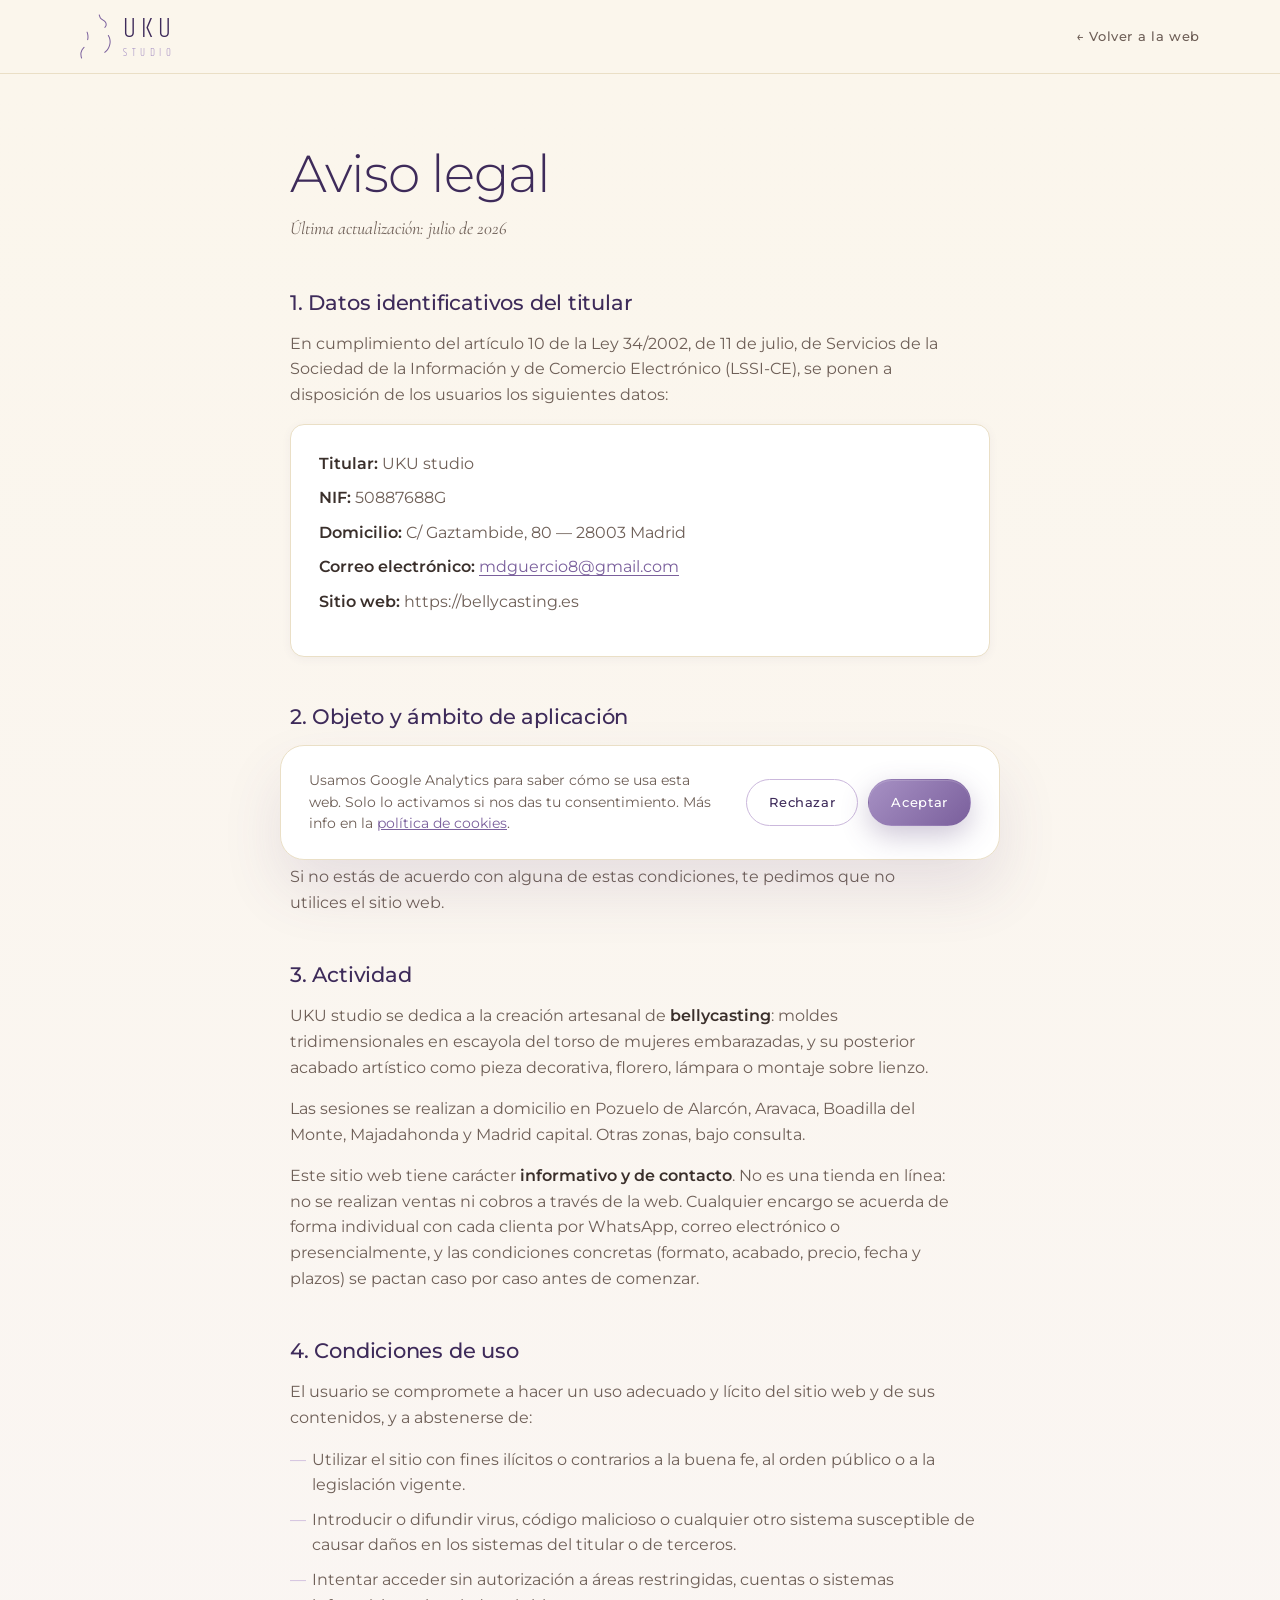
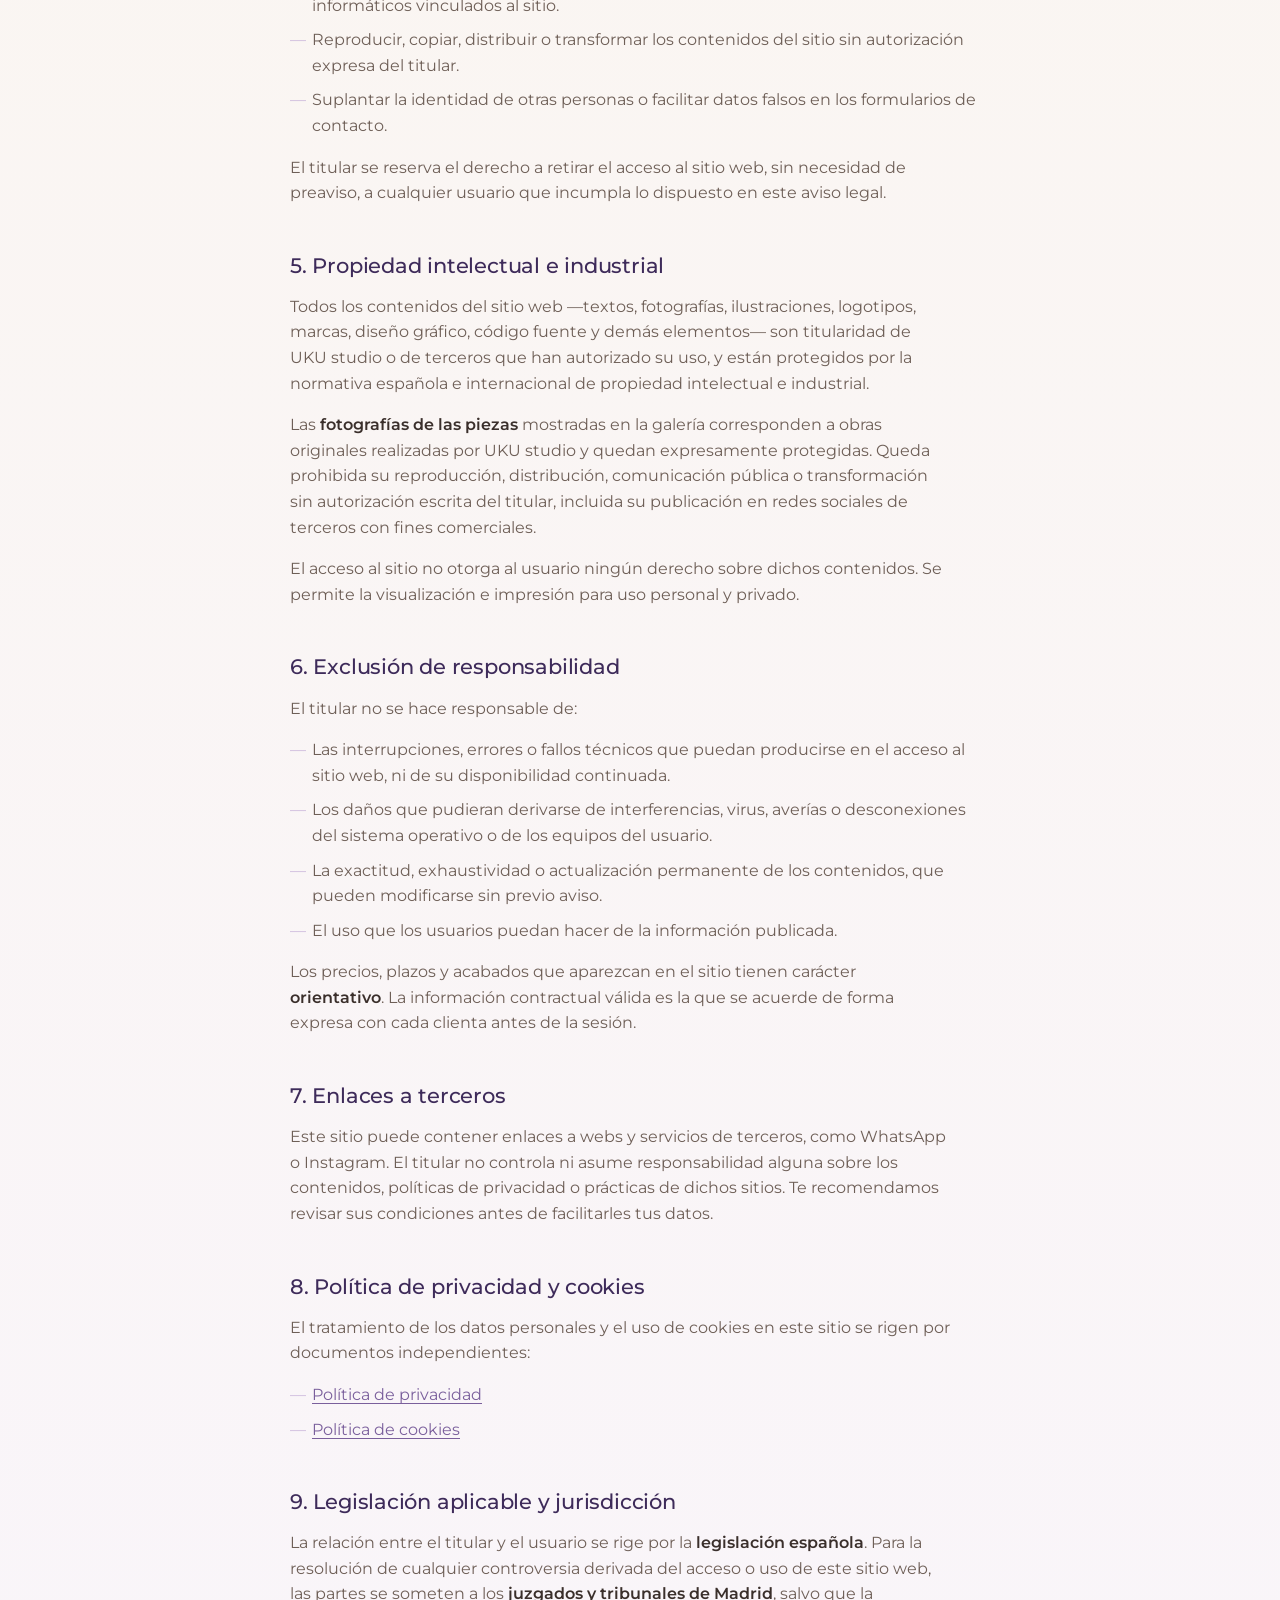
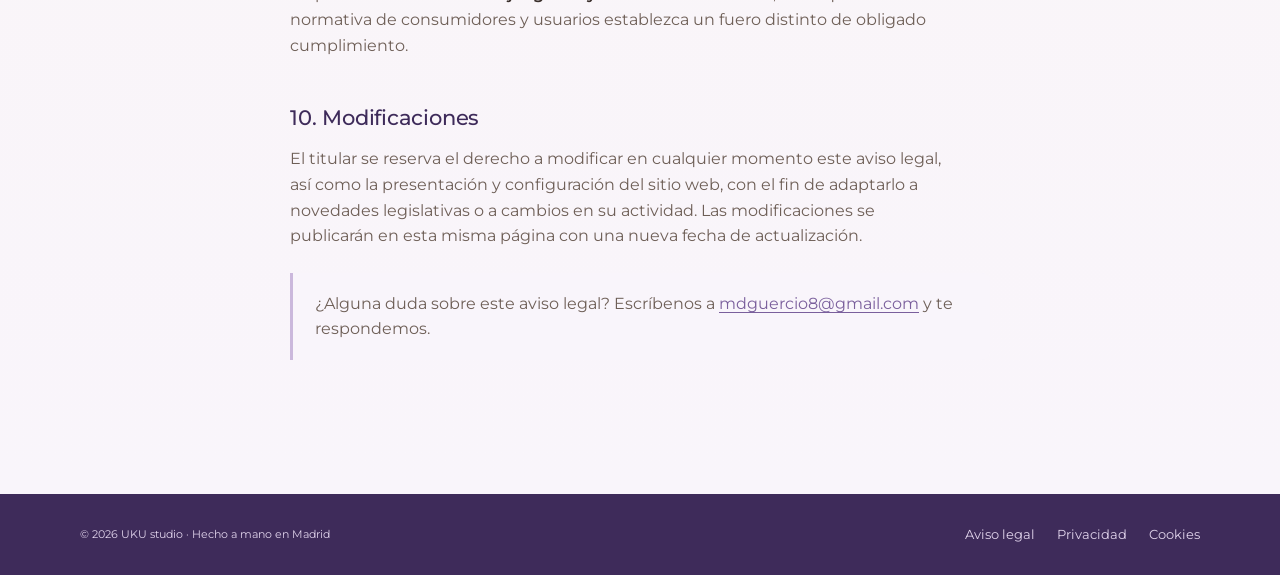
<file: aviso-legal.html>
<!DOCTYPE html>
<html lang="es">
<head>
    <meta charset="UTF-8">
    <meta name="viewport" content="width=device-width, initial-scale=1.0">
    <!-- Google tag (gtag.js) con Consent Mode v2: sin cookies hasta que se acepte el banner -->
    <script>
        window.dataLayer = window.dataLayer || [];
        function gtag(){dataLayer.push(arguments);}
        var ukuConsent = null;
        try { ukuConsent = localStorage.getItem('uku_cookie_consent'); } catch (e) {}
        gtag('consent', 'default', {
            ad_storage: 'denied',
            ad_user_data: 'denied',
            ad_personalization: 'denied',
            analytics_storage: ukuConsent === 'accepted' ? 'granted' : 'denied'
        });
        gtag('js', new Date());
        gtag('config', 'G-456N702PST');
    </script>
    <script async src="https://www.googletagmanager.com/gtag/js?id=G-456N702PST"></script>
    <meta name="description" content="Aviso legal de UKU studio — bellycasting artesanal en Madrid.">
    <meta name="robots" content="index, follow">
    <link rel="canonical" href="https://bellycasting.es/aviso-legal.html">
    <title>Aviso legal — UKU studio</title>
    <link rel="icon" type="image/svg+xml" href="images/favicon.svg">
    <link rel="preconnect" href="https://fonts.googleapis.com">
    <link rel="preconnect" href="https://fonts.gstatic.com" crossorigin>
    <link href="https://fonts.googleapis.com/css2?family=Cormorant+Garamond:ital,wght@0,400;0,500;1,400&family=Khand:wght@300;400;500&family=Montserrat:wght@300;400;500;600;700&display=swap" rel="stylesheet">
    <link rel="stylesheet" href="styles.css">
</head>
<body>

    <header class="legal-nav">
        <div class="legal-nav__inner">
            <a href="index.html" class="nav__brand" aria-label="UKU studio - Inicio">
                <span class="nav__brand-mark" aria-hidden="true">
                    <img src="images/logo-mark-nav.png" alt="" width="31" height="45">
                </span>
                <span class="nav__brand-text">
                    <span class="nav__brand-name">UKU</span>
                    <span class="nav__brand-sub" aria-label="studio"><span>S</span><span>T</span><span>U</span><span>D</span><span>I</span><span>O</span></span>
                </span>
            </a>
            <a href="index.html" class="legal-nav__back">← Volver a la web</a>
        </div>
    </header>

    <main class="legal">
        <div class="legal__inner">
            <h1>Aviso legal</h1>
            <p class="legal__updated">Última actualización: julio de 2026</p>

            <h2>1. Datos identificativos del titular</h2>
            <p>En cumplimiento del artículo 10 de la Ley 34/2002, de 11 de julio, de Servicios de la Sociedad de la Información y de Comercio Electrónico (LSSI-CE), se ponen a disposición de los usuarios los siguientes datos:</p>
            <div class="legal__card">
                <ul>
                    <li><strong>Titular:</strong> UKU studio</li>
                    <li><strong>NIF:</strong> 50887688G</li>
                    <li><strong>Domicilio:</strong> C/ Gaztambide, 80 — 28003 Madrid</li>
                    <li><strong>Correo electrónico:</strong> <a href="mailto:mdguercio8@gmail.com">mdguercio8@gmail.com</a></li>
                    <li><strong>Sitio web:</strong> https://bellycasting.es</li>
                </ul>
            </div>

            <h2>2. Objeto y ámbito de aplicación</h2>
            <p>El presente aviso legal regula el acceso, la navegación y el uso del sitio web <strong>bellycasting.es</strong>. La navegación por el sitio atribuye la condición de usuario e implica la aceptación plena y sin reservas de todas y cada una de las condiciones aquí recogidas.</p>
            <p>Si no estás de acuerdo con alguna de estas condiciones, te pedimos que no utilices el sitio web.</p>

            <h2>3. Actividad</h2>
            <p>UKU studio se dedica a la creación artesanal de <strong>bellycasting</strong>: moldes tridimensionales en escayola del torso de mujeres embarazadas, y su posterior acabado artístico como pieza decorativa, florero, lámpara o montaje sobre lienzo.</p>
            <p>Las sesiones se realizan a domicilio en Pozuelo de Alarcón, Aravaca, Boadilla del Monte, Majadahonda y Madrid capital. Otras zonas, bajo consulta.</p>
            <p>Este sitio web tiene carácter <strong>informativo y de contacto</strong>. No es una tienda en línea: no se realizan ventas ni cobros a través de la web. Cualquier encargo se acuerda de forma individual con cada clienta por WhatsApp, correo electrónico o presencialmente, y las condiciones concretas (formato, acabado, precio, fecha y plazos) se pactan caso por caso antes de comenzar.</p>

            <h2>4. Condiciones de uso</h2>
            <p>El usuario se compromete a hacer un uso adecuado y lícito del sitio web y de sus contenidos, y a abstenerse de:</p>
            <ul>
                <li>Utilizar el sitio con fines ilícitos o contrarios a la buena fe, al orden público o a la legislación vigente.</li>
                <li>Introducir o difundir virus, código malicioso o cualquier otro sistema susceptible de causar daños en los sistemas del titular o de terceros.</li>
                <li>Intentar acceder sin autorización a áreas restringidas, cuentas o sistemas informáticos vinculados al sitio.</li>
                <li>Reproducir, copiar, distribuir o transformar los contenidos del sitio sin autorización expresa del titular.</li>
                <li>Suplantar la identidad de otras personas o facilitar datos falsos en los formularios de contacto.</li>
            </ul>
            <p>El titular se reserva el derecho a retirar el acceso al sitio web, sin necesidad de preaviso, a cualquier usuario que incumpla lo dispuesto en este aviso legal.</p>

            <h2>5. Propiedad intelectual e industrial</h2>
            <p>Todos los contenidos del sitio web —textos, fotografías, ilustraciones, logotipos, marcas, diseño gráfico, código fuente y demás elementos— son titularidad de UKU studio o de terceros que han autorizado su uso, y están protegidos por la normativa española e internacional de propiedad intelectual e industrial.</p>
            <p>Las <strong>fotografías de las piezas</strong> mostradas en la galería corresponden a obras originales realizadas por UKU studio y quedan expresamente protegidas. Queda prohibida su reproducción, distribución, comunicación pública o transformación sin autorización escrita del titular, incluida su publicación en redes sociales de terceros con fines comerciales.</p>
            <p>El acceso al sitio no otorga al usuario ningún derecho sobre dichos contenidos. Se permite la visualización e impresión para uso personal y privado.</p>

            <h2>6. Exclusión de responsabilidad</h2>
            <p>El titular no se hace responsable de:</p>
            <ul>
                <li>Las interrupciones, errores o fallos técnicos que puedan producirse en el acceso al sitio web, ni de su disponibilidad continuada.</li>
                <li>Los daños que pudieran derivarse de interferencias, virus, averías o desconexiones del sistema operativo o de los equipos del usuario.</li>
                <li>La exactitud, exhaustividad o actualización permanente de los contenidos, que pueden modificarse sin previo aviso.</li>
                <li>El uso que los usuarios puedan hacer de la información publicada.</li>
            </ul>
            <p>Los precios, plazos y acabados que aparezcan en el sitio tienen carácter <strong>orientativo</strong>. La información contractual válida es la que se acuerde de forma expresa con cada clienta antes de la sesión.</p>

            <h2>7. Enlaces a terceros</h2>
            <p>Este sitio puede contener enlaces a webs y servicios de terceros, como WhatsApp o Instagram. El titular no controla ni asume responsabilidad alguna sobre los contenidos, políticas de privacidad o prácticas de dichos sitios. Te recomendamos revisar sus condiciones antes de facilitarles tus datos.</p>

            <h2>8. Política de privacidad y cookies</h2>
            <p>El tratamiento de los datos personales y el uso de cookies en este sitio se rigen por documentos independientes:</p>
            <ul>
                <li><a href="politica-privacidad.html">Política de privacidad</a></li>
                <li><a href="politica-cookies.html">Política de cookies</a></li>
            </ul>

            <h2>9. Legislación aplicable y jurisdicción</h2>
            <p>La relación entre el titular y el usuario se rige por la <strong>legislación española</strong>. Para la resolución de cualquier controversia derivada del acceso o uso de este sitio web, las partes se someten a los <strong>juzgados y tribunales de Madrid</strong>, salvo que la normativa de consumidores y usuarios establezca un fuero distinto de obligado cumplimiento.</p>

            <h2>10. Modificaciones</h2>
            <p>El titular se reserva el derecho a modificar en cualquier momento este aviso legal, así como la presentación y configuración del sitio web, con el fin de adaptarlo a novedades legislativas o a cambios en su actividad. Las modificaciones se publicarán en esta misma página con una nueva fecha de actualización.</p>

            <div class="legal__note">
                <p>¿Alguna duda sobre este aviso legal? Escríbenos a <a href="mailto:mdguercio8@gmail.com">mdguercio8@gmail.com</a> y te respondemos.</p>
            </div>
        </div>
    </main>

    <footer class="legal-foot">
        <div class="legal-foot__inner">
            <small>© <span id="year">2026</span> UKU studio · Hecho a mano en Madrid</small>
            <nav aria-label="Enlaces legales">
                <a href="aviso-legal.html">Aviso legal</a>
                <a href="politica-privacidad.html">Privacidad</a>
                <a href="politica-cookies.html">Cookies</a>
            </nav>
        </div>
    </footer>

    <!-- ============ COOKIE BANNER ============ -->
    <div class="cookie-banner" id="cookieBanner" role="dialog" aria-live="polite" aria-label="Consentimiento de cookies">
        <div class="cookie-banner__inner">
            <p>Usamos Google Analytics para saber cómo se usa esta web. Solo lo activamos si nos das tu consentimiento. Más info en la <a href="politica-cookies.html">política de cookies</a>.</p>
            <div class="cookie-banner__actions">
                <button type="button" id="cookieReject" class="btn btn--ghost cookie-banner__btn">Rechazar</button>
                <button type="button" id="cookieAccept" class="btn btn--primary cookie-banner__btn">Aceptar</button>
            </div>
        </div>
    </div>

    <script src="script.js"></script>
</body>
</html>
</file>
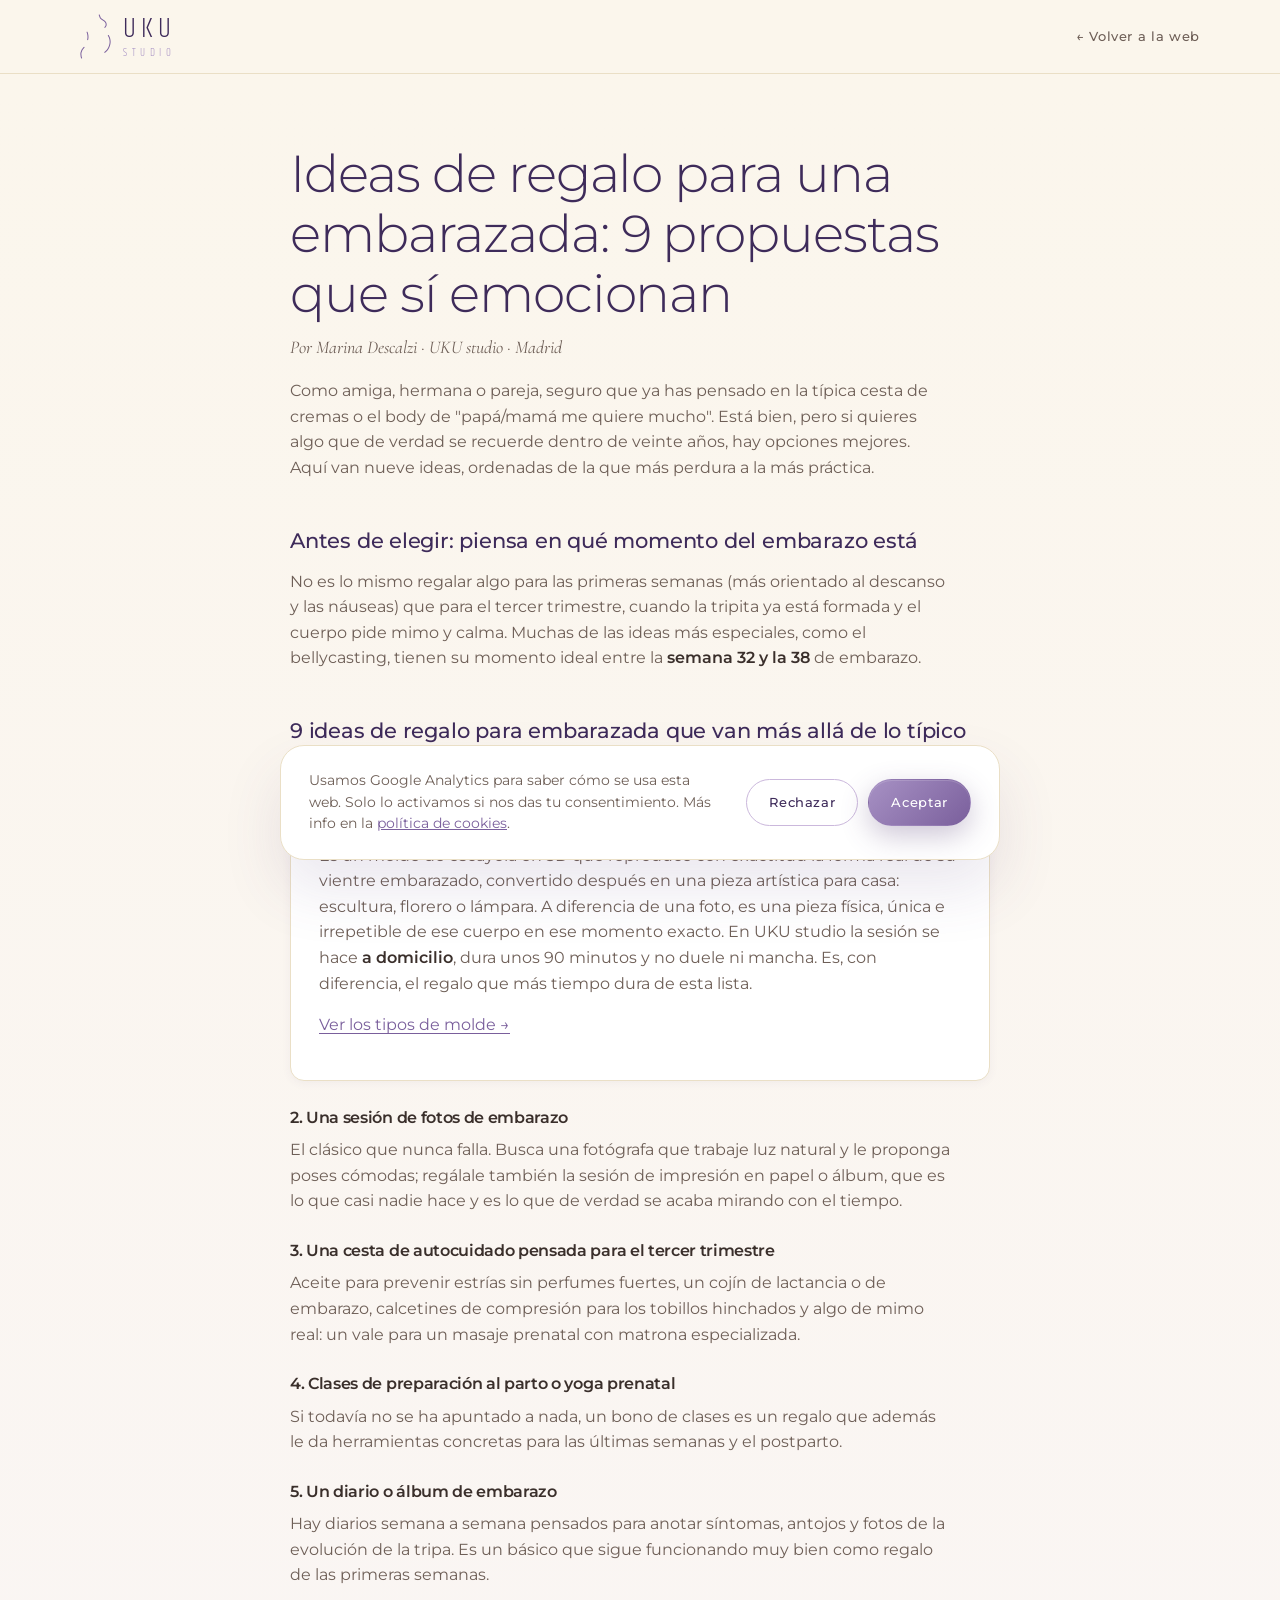
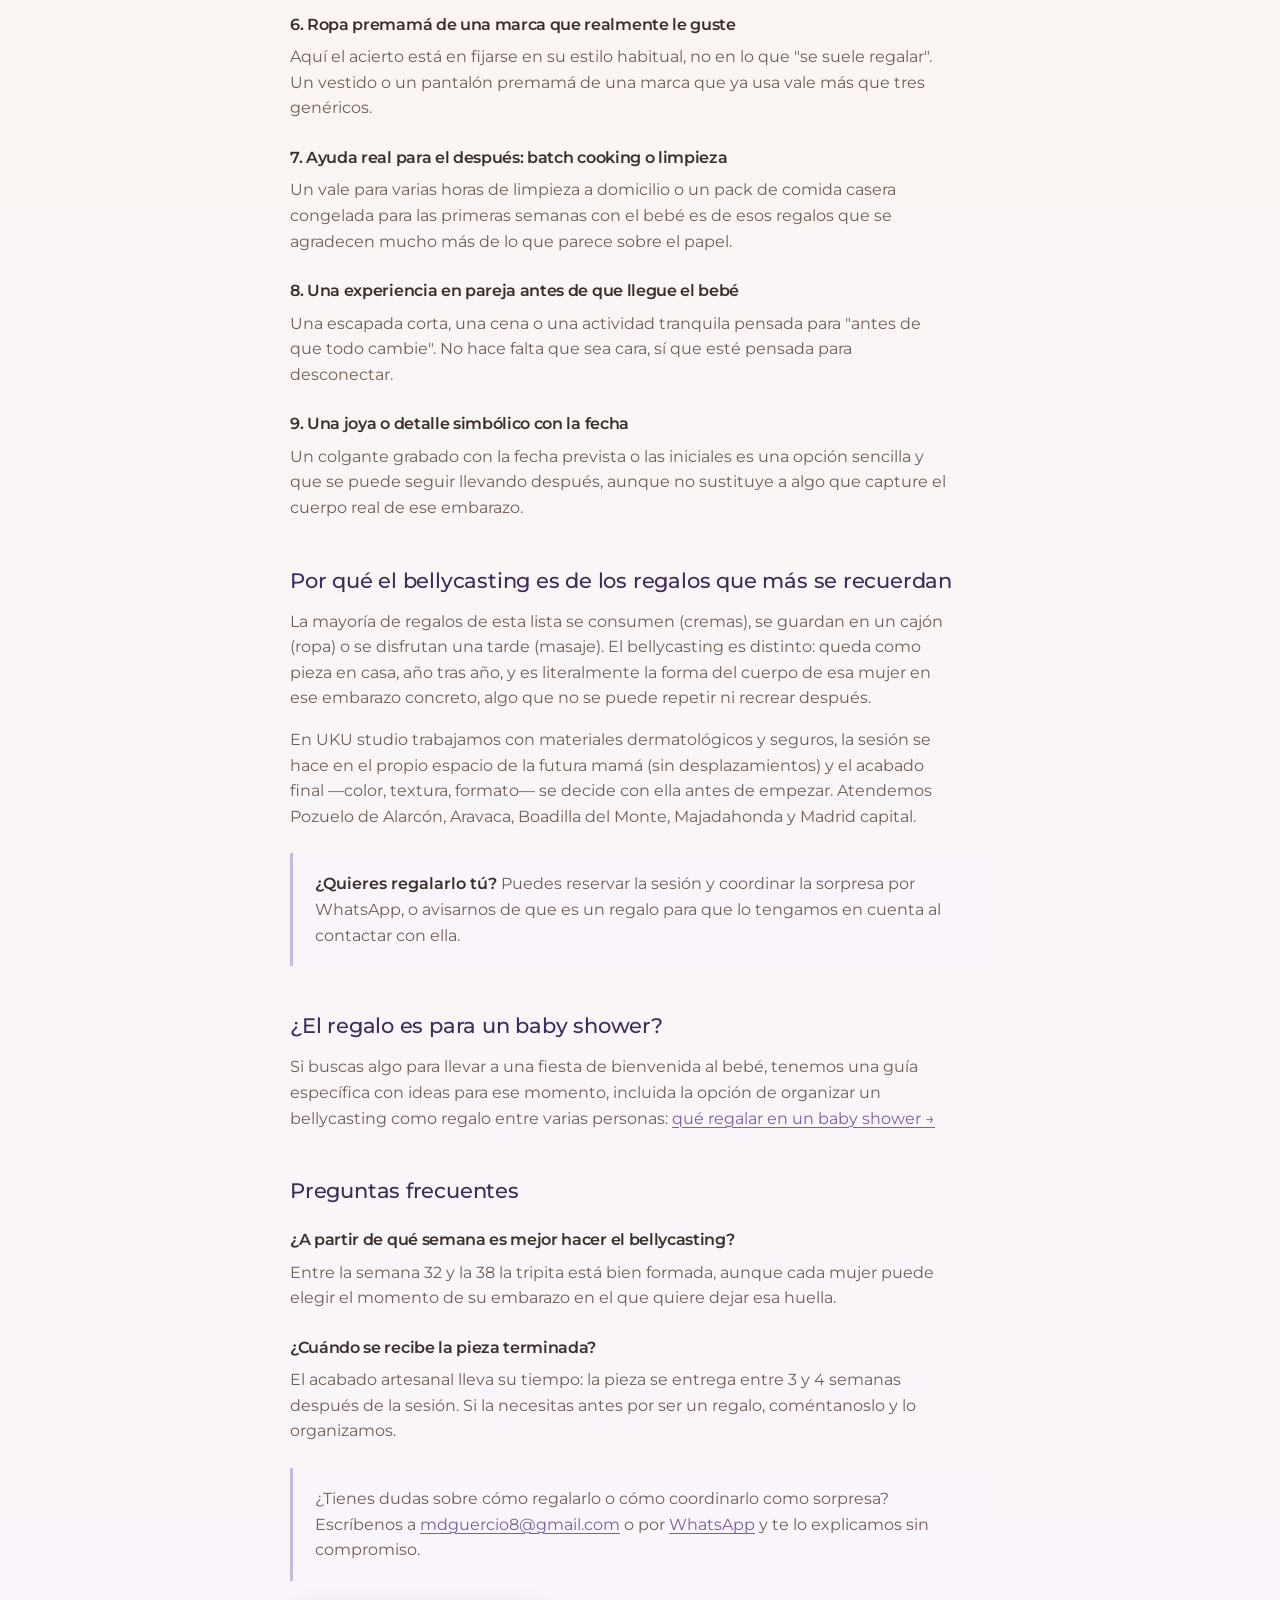
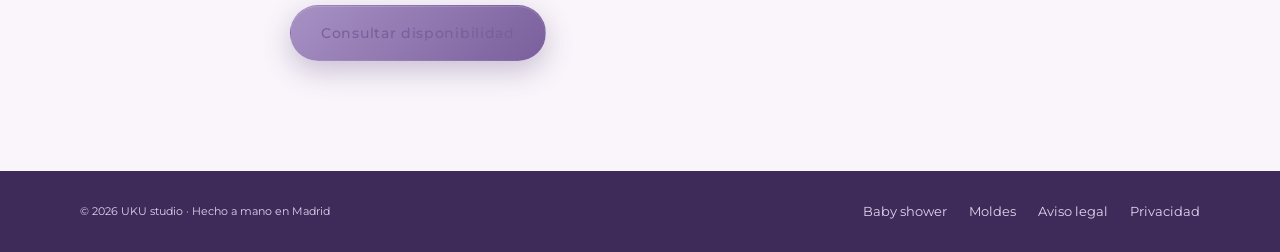
<file: ideas-regalo-embarazada.html>
<!DOCTYPE html>
<html lang="es">
<head>
    <meta charset="UTF-8">
    <meta name="viewport" content="width=device-width, initial-scale=1.0">
    <!-- Google tag (gtag.js) con Consent Mode v2: sin cookies hasta que se acepte el banner -->
    <script>
        window.dataLayer = window.dataLayer || [];
        function gtag(){dataLayer.push(arguments);}
        var ukuConsent = null;
        try { ukuConsent = localStorage.getItem('uku_cookie_consent'); } catch (e) {}
        gtag('consent', 'default', {
            ad_storage: 'denied',
            ad_user_data: 'denied',
            ad_personalization: 'denied',
            analytics_storage: ukuConsent === 'accepted' ? 'granted' : 'denied'
        });
        gtag('js', new Date());
        gtag('config', 'G-456N702PST');
    </script>
    <script async src="https://www.googletagmanager.com/gtag/js?id=G-456N702PST"></script>
    <meta name="description" content="9 ideas de regalo para una embarazada que van más allá de la ropita y las cremas, con el bellycasting como la opción que más se recuerda. Guía de UKU studio, Madrid.">
    <meta name="robots" content="index, follow">
    <link rel="canonical" href="https://bellycasting.es/ideas-regalo-embarazada.html">
    <meta property="og:title" content="Ideas de regalo para una embarazada: 9 propuestas que sí emocionan">
    <meta property="og:description" content="Una guía con ideas de regalo para embarazada más allá de lo típico, con el bellycasting como la que más perdura en el tiempo.">
    <meta property="og:type" content="article">
    <meta property="og:url" content="https://bellycasting.es/ideas-regalo-embarazada.html">
    <meta property="og:site_name" content="UKU studio">
    <meta property="og:locale" content="es_ES">
    <meta property="og:image" content="https://bellycasting.es/images/hero-main.jpg">
    <meta property="article:published_time" content="2026-09-11">
    <meta name="twitter:card" content="summary_large_image">
    <meta name="twitter:title" content="Ideas de regalo para una embarazada: 9 propuestas que sí emocionan">
    <meta name="twitter:description" content="Ideas de regalo para embarazada más allá de lo típico, con el bellycasting como la que más perdura.">
    <meta name="twitter:image" content="https://bellycasting.es/images/hero-main.jpg">
    <title>Ideas de regalo para una embarazada: 9 propuestas que sí emocionan — UKU studio</title>
    <link rel="icon" type="image/svg+xml" href="images/favicon.svg">
    <link rel="preconnect" href="https://fonts.googleapis.com">
    <link rel="preconnect" href="https://fonts.gstatic.com" crossorigin>
    <link href="https://fonts.googleapis.com/css2?family=Cormorant+Garamond:ital,wght@0,400;0,500;1,400&family=Khand:wght@300;400;500&family=Montserrat:wght@300;400;500;600;700&display=swap" rel="stylesheet">
    <link rel="stylesheet" href="styles.css">
    <script type="application/ld+json">
    {
        "@context": "https://schema.org",
        "@type": "BlogPosting",
        "headline": "Ideas de regalo para una embarazada: 9 propuestas que sí emocionan",
        "description": "9 ideas de regalo para una embarazada que van más allá de la ropita y las cremas, con el bellycasting como la opción que más se recuerda.",
        "image": "https://bellycasting.es/images/hero-main.jpg",
        "datePublished": "2026-09-11",
        "dateModified": "2026-10-13",
        "author": { "@type": "Person", "@id": "https://bellycasting.es/#marina-descalzi", "name": "Marina Descalzi", "url": "https://bellycasting.es/#sobre-mi" },
        "publisher": {
            "@type": "LocalBusiness",
            "@id": "https://bellycasting.es/#negocio",
            "name": "UKU studio",
            "url": "https://bellycasting.es/",
            "logo": { "@type": "ImageObject", "url": "https://bellycasting.es/images/logo-mark.png" }
        },
        "mainEntityOfPage": "https://bellycasting.es/ideas-regalo-embarazada.html",
        "inLanguage": "es-ES"
    }
    </script>
    <script type="application/ld+json">
    {
        "@context": "https://schema.org",
        "@type": "BreadcrumbList",
        "itemListElement": [
            { "@type": "ListItem", "position": 1, "name": "Inicio", "item": "https://bellycasting.es/" },
            { "@type": "ListItem", "position": 2, "name": "Ideas de regalo para una embarazada", "item": "https://bellycasting.es/ideas-regalo-embarazada.html" }
        ]
    }
    </script>
    <script type="application/ld+json">
    {
        "@context": "https://schema.org",
        "@type": "FAQPage",
        "mainEntity": [
            {
                "@type": "Question",
                "name": "¿A partir de qué semana es mejor hacer el bellycasting?",
                "acceptedAnswer": { "@type": "Answer", "text": "Entre la semana 32 y la 38 la tripita está bien formada, aunque cada mujer puede elegir el momento de su embarazo en el que quiere dejar esa huella." }
            },
            {
                "@type": "Question",
                "name": "¿Cuándo se recibe la pieza terminada?",
                "acceptedAnswer": { "@type": "Answer", "text": "El acabado artesanal lleva su tiempo: la pieza se entrega entre 3 y 4 semanas después de la sesión. Si la necesitas antes por ser un regalo, coméntanoslo y lo organizamos." }
            }
        ]
    }
    </script>
</head>
<body>

    <header class="legal-nav">
        <div class="legal-nav__inner">
            <a href="index.html" class="nav__brand" aria-label="UKU studio - Inicio">
                <span class="nav__brand-mark" aria-hidden="true">
                    <img src="images/logo-mark-nav.png" alt="" width="31" height="45">
                </span>
                <span class="nav__brand-text">
                    <span class="nav__brand-name">UKU</span>
                    <span class="nav__brand-sub" aria-label="studio"><span>S</span><span>T</span><span>U</span><span>D</span><span>I</span><span>O</span></span>
                </span>
            </a>
            <a href="index.html" class="legal-nav__back">← Volver a la web</a>
        </div>
    </header>

    <main class="legal">
        <div class="legal__inner">
            <h1>Ideas de regalo para una embarazada: 9 propuestas que sí emocionan</h1>
            <p class="legal__updated">Por Marina Descalzi · UKU studio · Madrid</p>

            <p>Como amiga, hermana o pareja, seguro que ya has pensado en la típica cesta de cremas o el body de "papá/mamá me quiere mucho". Está bien, pero si quieres algo que de verdad se recuerde dentro de veinte años, hay opciones mejores. Aquí van nueve ideas, ordenadas de la que más perdura a la más práctica.</p>

            <h2>Antes de elegir: piensa en qué momento del embarazo está</h2>
            <p>No es lo mismo regalar algo para las primeras semanas (más orientado al descanso y las náuseas) que para el tercer trimestre, cuando la tripita ya está formada y el cuerpo pide mimo y calma. Muchas de las ideas más especiales, como el bellycasting, tienen su momento ideal entre la <strong>semana 32 y la 38</strong> de embarazo.</p>

            <h2>9 ideas de regalo para embarazada que van más allá de lo típico</h2>

            <div class="legal__card">
                <h3>1. Un bellycasting de su tripita</h3>
                <p>Es un molde de escayola en 3D que reproduce con exactitud la forma real de su vientre embarazado, convertido después en una pieza artística para casa: escultura, florero o lámpara. A diferencia de una foto, es una pieza física, única e irrepetible de ese cuerpo en ese momento exacto. En UKU studio la sesión se hace <strong>a domicilio</strong>, dura unos 90 minutos y no duele ni mancha. Es, con diferencia, el regalo que más tiempo dura de esta lista.</p>
                <p><a href="index.html#moldes">Ver los tipos de molde →</a></p>
            </div>

            <h3>2. Una sesión de fotos de embarazo</h3>
            <p>El clásico que nunca falla. Busca una fotógrafa que trabaje luz natural y le proponga poses cómodas; regálale también la sesión de impresión en papel o álbum, que es lo que casi nadie hace y es lo que de verdad se acaba mirando con el tiempo.</p>

            <h3>3. Una cesta de autocuidado pensada para el tercer trimestre</h3>
            <p>Aceite para prevenir estrías sin perfumes fuertes, un cojín de lactancia o de embarazo, calcetines de compresión para los tobillos hinchados y algo de mimo real: un vale para un masaje prenatal con matrona especializada.</p>

            <h3>4. Clases de preparación al parto o yoga prenatal</h3>
            <p>Si todavía no se ha apuntado a nada, un bono de clases es un regalo que además le da herramientas concretas para las últimas semanas y el postparto.</p>

            <h3>5. Un diario o álbum de embarazo</h3>
            <p>Hay diarios semana a semana pensados para anotar síntomas, antojos y fotos de la evolución de la tripa. Es un básico que sigue funcionando muy bien como regalo de las primeras semanas.</p>

            <h3>6. Ropa premamá de una marca que realmente le guste</h3>
            <p>Aquí el acierto está en fijarse en su estilo habitual, no en lo que "se suele regalar". Un vestido o un pantalón premamá de una marca que ya usa vale más que tres genéricos.</p>

            <h3>7. Ayuda real para el después: batch cooking o limpieza</h3>
            <p>Un vale para varias horas de limpieza a domicilio o un pack de comida casera congelada para las primeras semanas con el bebé es de esos regalos que se agradecen mucho más de lo que parece sobre el papel.</p>

            <h3>8. Una experiencia en pareja antes de que llegue el bebé</h3>
            <p>Una escapada corta, una cena o una actividad tranquila pensada para "antes de que todo cambie". No hace falta que sea cara, sí que esté pensada para desconectar.</p>

            <h3>9. Una joya o detalle simbólico con la fecha</h3>
            <p>Un colgante grabado con la fecha prevista o las iniciales es una opción sencilla y que se puede seguir llevando después, aunque no sustituye a algo que capture el cuerpo real de ese embarazo.</p>

            <h2>Por qué el bellycasting es de los regalos que más se recuerdan</h2>
            <p>La mayoría de regalos de esta lista se consumen (cremas), se guardan en un cajón (ropa) o se disfrutan una tarde (masaje). El bellycasting es distinto: queda como pieza en casa, año tras año, y es literalmente la forma del cuerpo de esa mujer en ese embarazo concreto, algo que no se puede repetir ni recrear después.</p>
            <p>En UKU studio trabajamos con materiales dermatológicos y seguros, la sesión se hace en el propio espacio de la futura mamá (sin desplazamientos) y el acabado final —color, textura, formato— se decide con ella antes de empezar. Atendemos Pozuelo de Alarcón, Aravaca, Boadilla del Monte, Majadahonda y Madrid capital.</p>
            <div class="legal__note">
                <p><strong>¿Quieres regalarlo tú?</strong> Puedes reservar la sesión y coordinar la sorpresa por WhatsApp, o avisarnos de que es un regalo para que lo tengamos en cuenta al contactar con ella.</p>
            </div>

            <h2>¿El regalo es para un baby shower?</h2>
            <p>Si buscas algo para llevar a una fiesta de bienvenida al bebé, tenemos una guía específica con ideas para ese momento, incluida la opción de organizar un bellycasting como regalo entre varias personas: <a href="regalos-baby-shower.html">qué regalar en un baby shower →</a></p>

            <h2>Preguntas frecuentes</h2>
            <h3>¿A partir de qué semana es mejor hacer el bellycasting?</h3>
            <p>Entre la semana 32 y la 38 la tripita está bien formada, aunque cada mujer puede elegir el momento de su embarazo en el que quiere dejar esa huella.</p>
            <h3>¿Cuándo se recibe la pieza terminada?</h3>
            <p>El acabado artesanal lleva su tiempo: la pieza se entrega entre 3 y 4 semanas después de la sesión. Si la necesitas antes por ser un regalo, coméntanoslo y lo organizamos.</p>

            <div class="legal__note">
                <p>¿Tienes dudas sobre cómo regalarlo o cómo coordinarlo como sorpresa? Escríbenos a <a href="mailto:mdguercio8@gmail.com">mdguercio8@gmail.com</a> o por <a href="https://wa.me/34689187877?text=Hola%2C%20quer%C3%ADa%20informaci%C3%B3n%20para%20regalar%20un%20bellycasting" target="_blank" rel="noopener" data-wa-location="blog-regalo">WhatsApp</a> y te lo explicamos sin compromiso.</p>
            </div>

            <a href="index.html#contacto" class="btn btn--primary">Consultar disponibilidad</a>
        </div>
    </main>

    <footer class="legal-foot">
        <div class="legal-foot__inner">
            <small>© <span id="year">2026</span> UKU studio · Hecho a mano en Madrid</small>
            <nav aria-label="Enlaces">
                <a href="regalos-baby-shower.html">Baby shower</a>
                <a href="index.html#moldes">Moldes</a>
                <a href="aviso-legal.html">Aviso legal</a>
                <a href="politica-privacidad.html">Privacidad</a>
            </nav>
        </div>
    </footer>

    <!-- ============ COOKIE BANNER ============ -->
    <div class="cookie-banner" id="cookieBanner" role="dialog" aria-live="polite" aria-label="Consentimiento de cookies">
        <div class="cookie-banner__inner">
            <p>Usamos Google Analytics para saber cómo se usa esta web. Solo lo activamos si nos das tu consentimiento. Más info en la <a href="politica-cookies.html">política de cookies</a>.</p>
            <div class="cookie-banner__actions">
                <button type="button" id="cookieReject" class="btn btn--ghost cookie-banner__btn">Rechazar</button>
                <button type="button" id="cookieAccept" class="btn btn--primary cookie-banner__btn">Aceptar</button>
            </div>
        </div>
    </div>

    <script src="script.js"></script>
</body>
</html>
</file>
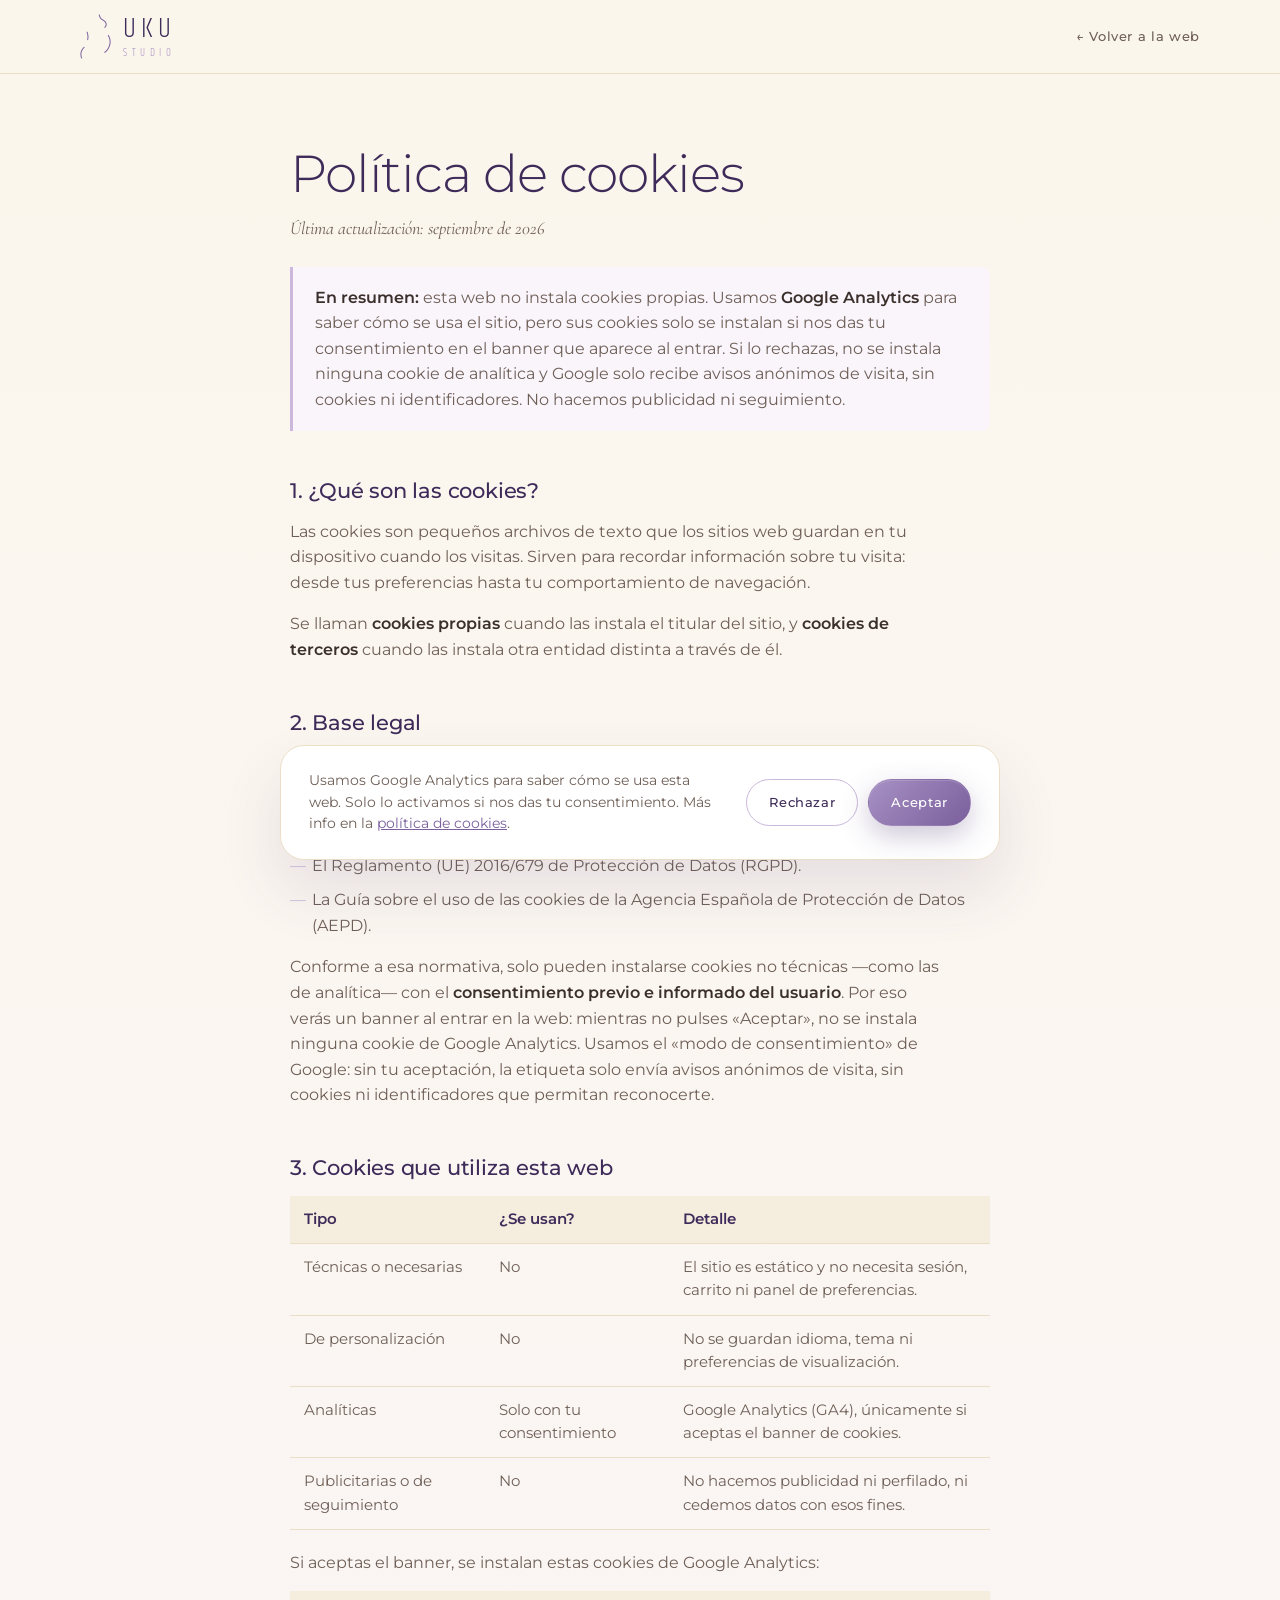
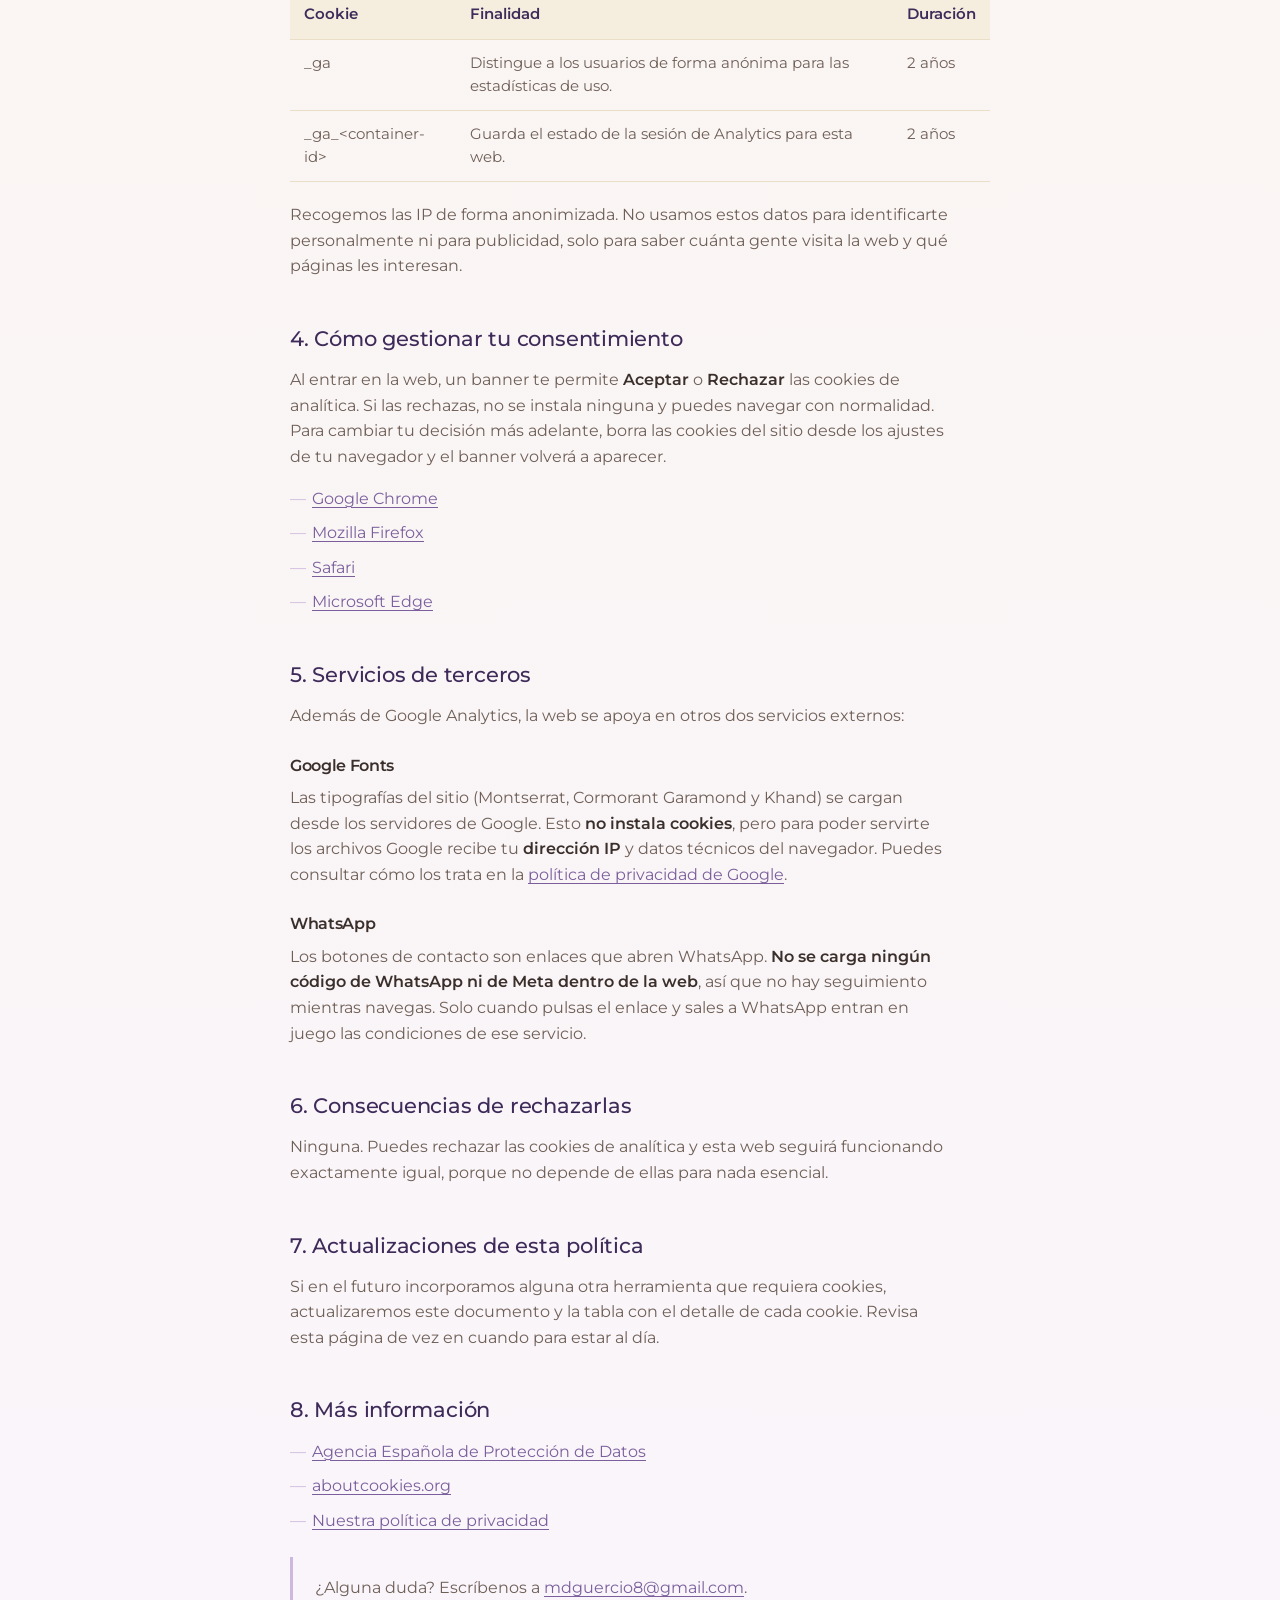
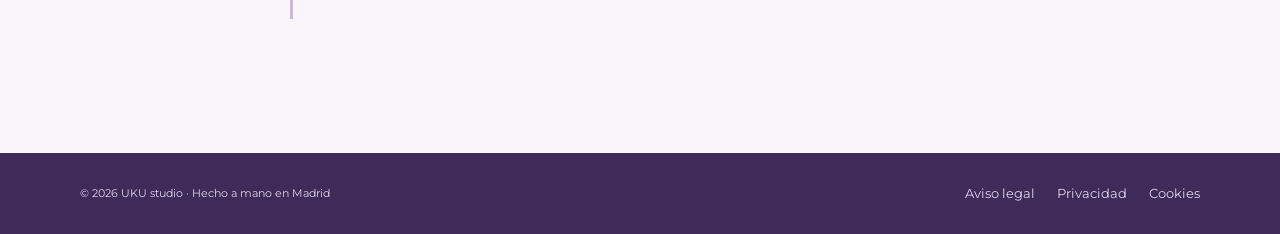
<file: politica-cookies.html>
<!DOCTYPE html>
<html lang="es">
<head>
    <meta charset="UTF-8">
    <meta name="viewport" content="width=device-width, initial-scale=1.0">
    <!-- Google tag (gtag.js) con Consent Mode v2: sin cookies hasta que se acepte el banner -->
    <script>
        window.dataLayer = window.dataLayer || [];
        function gtag(){dataLayer.push(arguments);}
        var ukuConsent = null;
        try { ukuConsent = localStorage.getItem('uku_cookie_consent'); } catch (e) {}
        gtag('consent', 'default', {
            ad_storage: 'denied',
            ad_user_data: 'denied',
            ad_personalization: 'denied',
            analytics_storage: ukuConsent === 'accepted' ? 'granted' : 'denied'
        });
        gtag('js', new Date());
        gtag('config', 'G-456N702PST');
    </script>
    <script async src="https://www.googletagmanager.com/gtag/js?id=G-456N702PST"></script>
    <meta name="description" content="Política de cookies de UKU studio — qué cookies usa esta web y cómo gestionarlas.">
    <meta name="robots" content="index, follow">
    <link rel="canonical" href="https://bellycasting.es/politica-cookies.html">
    <title>Política de cookies — UKU studio</title>
    <link rel="icon" type="image/svg+xml" href="images/favicon.svg">
    <link rel="preconnect" href="https://fonts.googleapis.com">
    <link rel="preconnect" href="https://fonts.gstatic.com" crossorigin>
    <link href="https://fonts.googleapis.com/css2?family=Cormorant+Garamond:ital,wght@0,400;0,500;1,400&family=Khand:wght@300;400;500&family=Montserrat:wght@300;400;500;600;700&display=swap" rel="stylesheet">
    <link rel="stylesheet" href="styles.css">
</head>
<body>

    <header class="legal-nav">
        <div class="legal-nav__inner">
            <a href="index.html" class="nav__brand" aria-label="UKU studio - Inicio">
                <span class="nav__brand-mark" aria-hidden="true">
                    <img src="images/logo-mark-nav.png" alt="" width="31" height="45">
                </span>
                <span class="nav__brand-text">
                    <span class="nav__brand-name">UKU</span>
                    <span class="nav__brand-sub" aria-label="studio"><span>S</span><span>T</span><span>U</span><span>D</span><span>I</span><span>O</span></span>
                </span>
            </a>
            <a href="index.html" class="legal-nav__back">← Volver a la web</a>
        </div>
    </header>

    <main class="legal">
        <div class="legal__inner">
            <h1>Política de cookies</h1>
            <p class="legal__updated">Última actualización: septiembre de 2026</p>

            <div class="legal__note">
                <p><strong>En resumen:</strong> esta web no instala cookies propias. Usamos <strong>Google Analytics</strong> para saber cómo se usa el sitio, pero sus cookies solo se instalan si nos das tu consentimiento en el banner que aparece al entrar. Si lo rechazas, no se instala ninguna cookie de analítica y Google solo recibe avisos anónimos de visita, sin cookies ni identificadores. No hacemos publicidad ni seguimiento.</p>
            </div>

            <h2>1. ¿Qué son las cookies?</h2>
            <p>Las cookies son pequeños archivos de texto que los sitios web guardan en tu dispositivo cuando los visitas. Sirven para recordar información sobre tu visita: desde tus preferencias hasta tu comportamiento de navegación.</p>
            <p>Se llaman <strong>cookies propias</strong> cuando las instala el titular del sitio, y <strong>cookies de terceros</strong> cuando las instala otra entidad distinta a través de él.</p>

            <h2>2. Base legal</h2>
            <p>El uso de cookies en España se rige por:</p>
            <ul>
                <li>El artículo 22.2 de la Ley 34/2002 de Servicios de la Sociedad de la Información (LSSI-CE).</li>
                <li>El Reglamento (UE) 2016/679 de Protección de Datos (RGPD).</li>
                <li>La Guía sobre el uso de las cookies de la Agencia Española de Protección de Datos (AEPD).</li>
            </ul>
            <p>Conforme a esa normativa, solo pueden instalarse cookies no técnicas —como las de analítica— con el <strong>consentimiento previo e informado del usuario</strong>. Por eso verás un banner al entrar en la web: mientras no pulses «Aceptar», no se instala ninguna cookie de Google Analytics. Usamos el «modo de consentimiento» de Google: sin tu aceptación, la etiqueta solo envía avisos anónimos de visita, sin cookies ni identificadores que permitan reconocerte.</p>

            <h2>3. Cookies que utiliza esta web</h2>
            <div class="legal__table-wrap">
                <table>
                    <thead>
                        <tr><th>Tipo</th><th>¿Se usan?</th><th>Detalle</th></tr>
                    </thead>
                    <tbody>
                        <tr><td>Técnicas o necesarias</td><td>No</td><td>El sitio es estático y no necesita sesión, carrito ni panel de preferencias.</td></tr>
                        <tr><td>De personalización</td><td>No</td><td>No se guardan idioma, tema ni preferencias de visualización.</td></tr>
                        <tr><td>Analíticas</td><td>Solo con tu consentimiento</td><td>Google Analytics (GA4), únicamente si aceptas el banner de cookies.</td></tr>
                        <tr><td>Publicitarias o de seguimiento</td><td>No</td><td>No hacemos publicidad ni perfilado, ni cedemos datos con esos fines.</td></tr>
                    </tbody>
                </table>
            </div>

            <p>Si aceptas el banner, se instalan estas cookies de Google Analytics:</p>
            <div class="legal__table-wrap">
                <table>
                    <thead>
                        <tr><th>Cookie</th><th>Finalidad</th><th>Duración</th></tr>
                    </thead>
                    <tbody>
                        <tr><td>_ga</td><td>Distingue a los usuarios de forma anónima para las estadísticas de uso.</td><td>2 años</td></tr>
                        <tr><td>_ga_&lt;container-id&gt;</td><td>Guarda el estado de la sesión de Analytics para esta web.</td><td>2 años</td></tr>
                    </tbody>
                </table>
            </div>
            <p>Recogemos las IP de forma anonimizada. No usamos estos datos para identificarte personalmente ni para publicidad, solo para saber cuánta gente visita la web y qué páginas les interesan.</p>

            <h2>4. Cómo gestionar tu consentimiento</h2>
            <p>Al entrar en la web, un banner te permite <strong>Aceptar</strong> o <strong>Rechazar</strong> las cookies de analítica. Si las rechazas, no se instala ninguna y puedes navegar con normalidad. Para cambiar tu decisión más adelante, borra las cookies del sitio desde los ajustes de tu navegador y el banner volverá a aparecer.</p>
            <ul>
                <li><a href="https://support.google.com/chrome/answer/95647" target="_blank" rel="noopener">Google Chrome</a></li>
                <li><a href="https://support.mozilla.org/es/kb/Borrar%20cookies" target="_blank" rel="noopener">Mozilla Firefox</a></li>
                <li><a href="https://support.apple.com/es-es/guide/safari/sfri11471/mac" target="_blank" rel="noopener">Safari</a></li>
                <li><a href="https://support.microsoft.com/es-es/microsoft-edge" target="_blank" rel="noopener">Microsoft Edge</a></li>
            </ul>

            <h2>5. Servicios de terceros</h2>
            <p>Además de Google Analytics, la web se apoya en otros dos servicios externos:</p>

            <h3>Google Fonts</h3>
            <p>Las tipografías del sitio (Montserrat, Cormorant Garamond y Khand) se cargan desde los servidores de Google. Esto <strong>no instala cookies</strong>, pero para poder servirte los archivos Google recibe tu <strong>dirección IP</strong> y datos técnicos del navegador. Puedes consultar cómo los trata en la <a href="https://policies.google.com/privacy" target="_blank" rel="noopener">política de privacidad de Google</a>.</p>

            <h3>WhatsApp</h3>
            <p>Los botones de contacto son enlaces que abren WhatsApp. <strong>No se carga ningún código de WhatsApp ni de Meta dentro de la web</strong>, así que no hay seguimiento mientras navegas. Solo cuando pulsas el enlace y sales a WhatsApp entran en juego las condiciones de ese servicio.</p>

            <h2>6. Consecuencias de rechazarlas</h2>
            <p>Ninguna. Puedes rechazar las cookies de analítica y esta web seguirá funcionando exactamente igual, porque no depende de ellas para nada esencial.</p>

            <h2>7. Actualizaciones de esta política</h2>
            <p>Si en el futuro incorporamos alguna otra herramienta que requiera cookies, actualizaremos este documento y la tabla con el detalle de cada cookie. Revisa esta página de vez en cuando para estar al día.</p>

            <h2>8. Más información</h2>
            <ul>
                <li><a href="https://www.aepd.es" target="_blank" rel="noopener">Agencia Española de Protección de Datos</a></li>
                <li><a href="https://www.aboutcookies.org" target="_blank" rel="noopener">aboutcookies.org</a></li>
                <li><a href="politica-privacidad.html">Nuestra política de privacidad</a></li>
            </ul>

            <div class="legal__note">
                <p>¿Alguna duda? Escríbenos a <a href="mailto:mdguercio8@gmail.com">mdguercio8@gmail.com</a>.</p>
            </div>
        </div>
    </main>

    <footer class="legal-foot">
        <div class="legal-foot__inner">
            <small>© <span id="year">2026</span> UKU studio · Hecho a mano en Madrid</small>
            <nav aria-label="Enlaces legales">
                <a href="aviso-legal.html">Aviso legal</a>
                <a href="politica-privacidad.html">Privacidad</a>
                <a href="politica-cookies.html">Cookies</a>
            </nav>
        </div>
    </footer>

    <!-- ============ COOKIE BANNER ============ -->
    <div class="cookie-banner" id="cookieBanner" role="dialog" aria-live="polite" aria-label="Consentimiento de cookies">
        <div class="cookie-banner__inner">
            <p>Usamos Google Analytics para saber cómo se usa esta web. Solo lo activamos si nos das tu consentimiento. Más info en la <a href="politica-cookies.html">política de cookies</a>.</p>
            <div class="cookie-banner__actions">
                <button type="button" id="cookieReject" class="btn btn--ghost cookie-banner__btn">Rechazar</button>
                <button type="button" id="cookieAccept" class="btn btn--primary cookie-banner__btn">Aceptar</button>
            </div>
        </div>
    </div>

    <script src="script.js"></script>
</body>
</html>
</file>
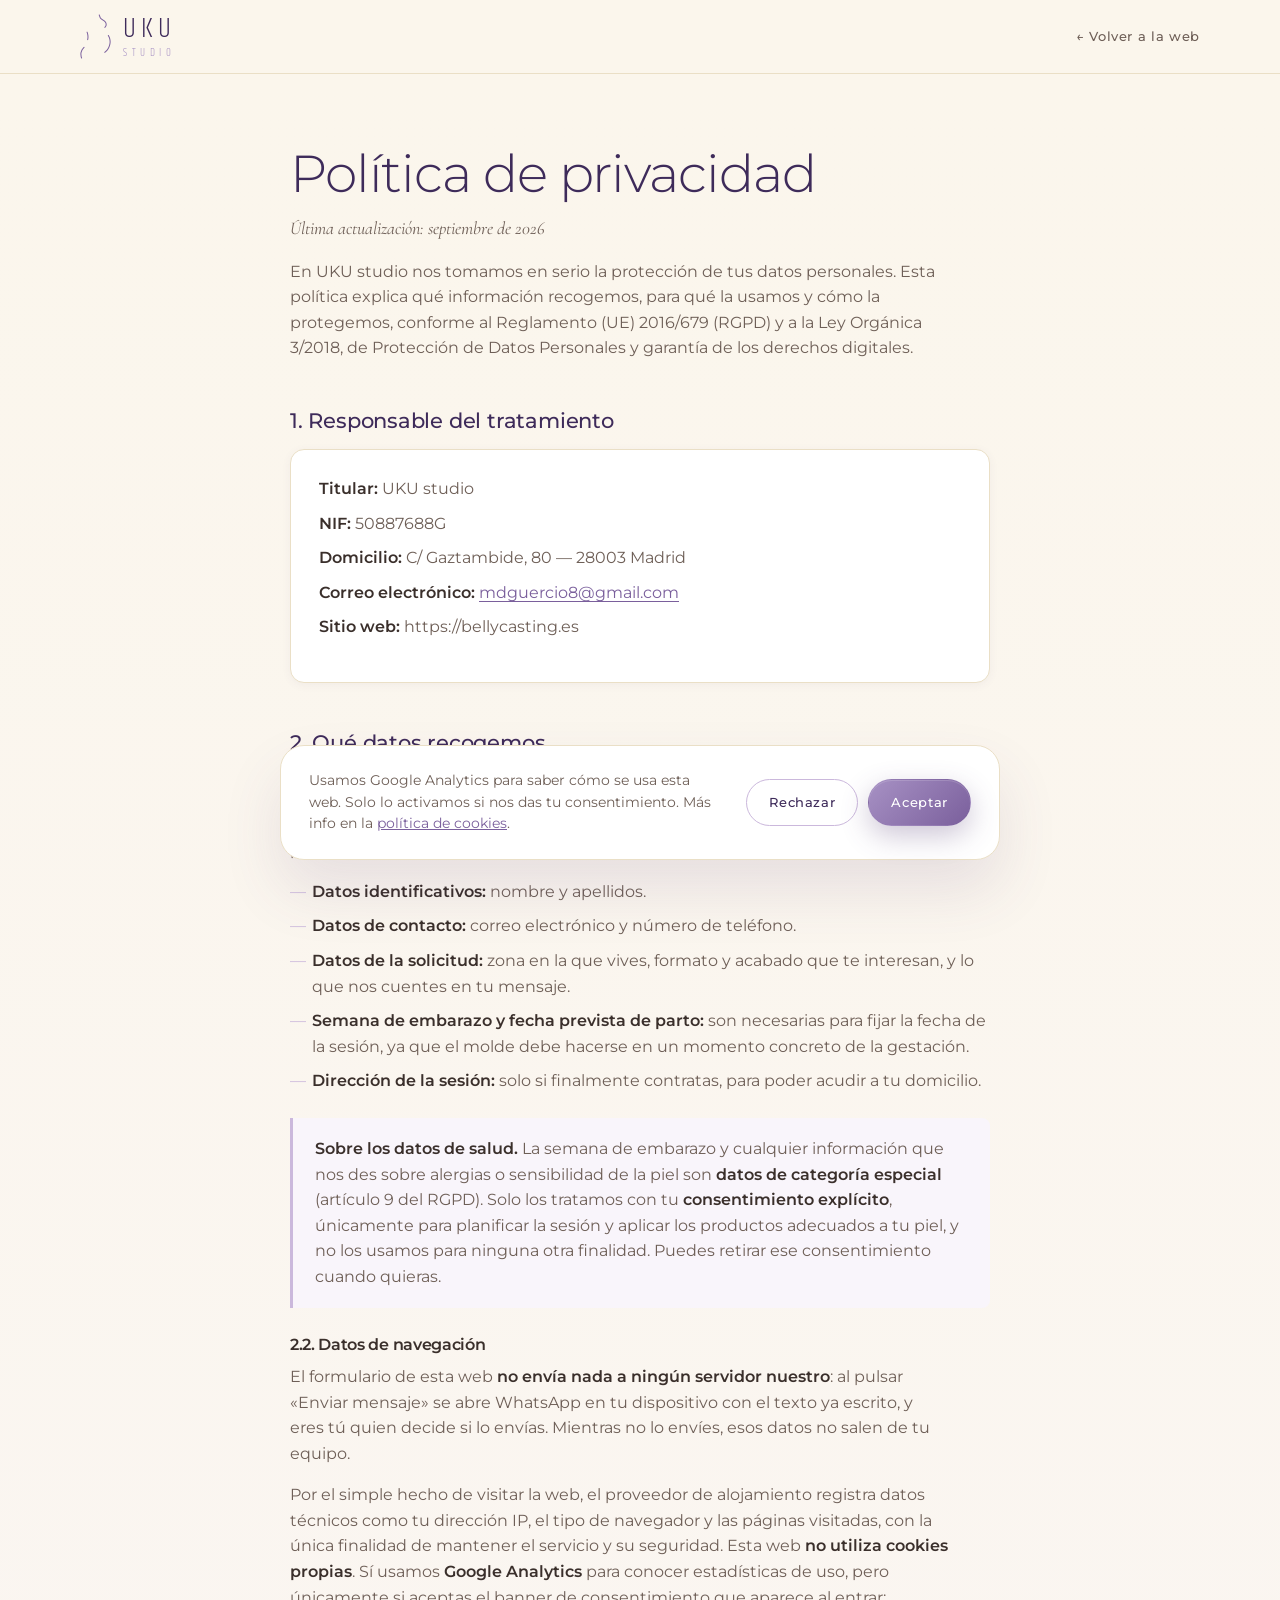
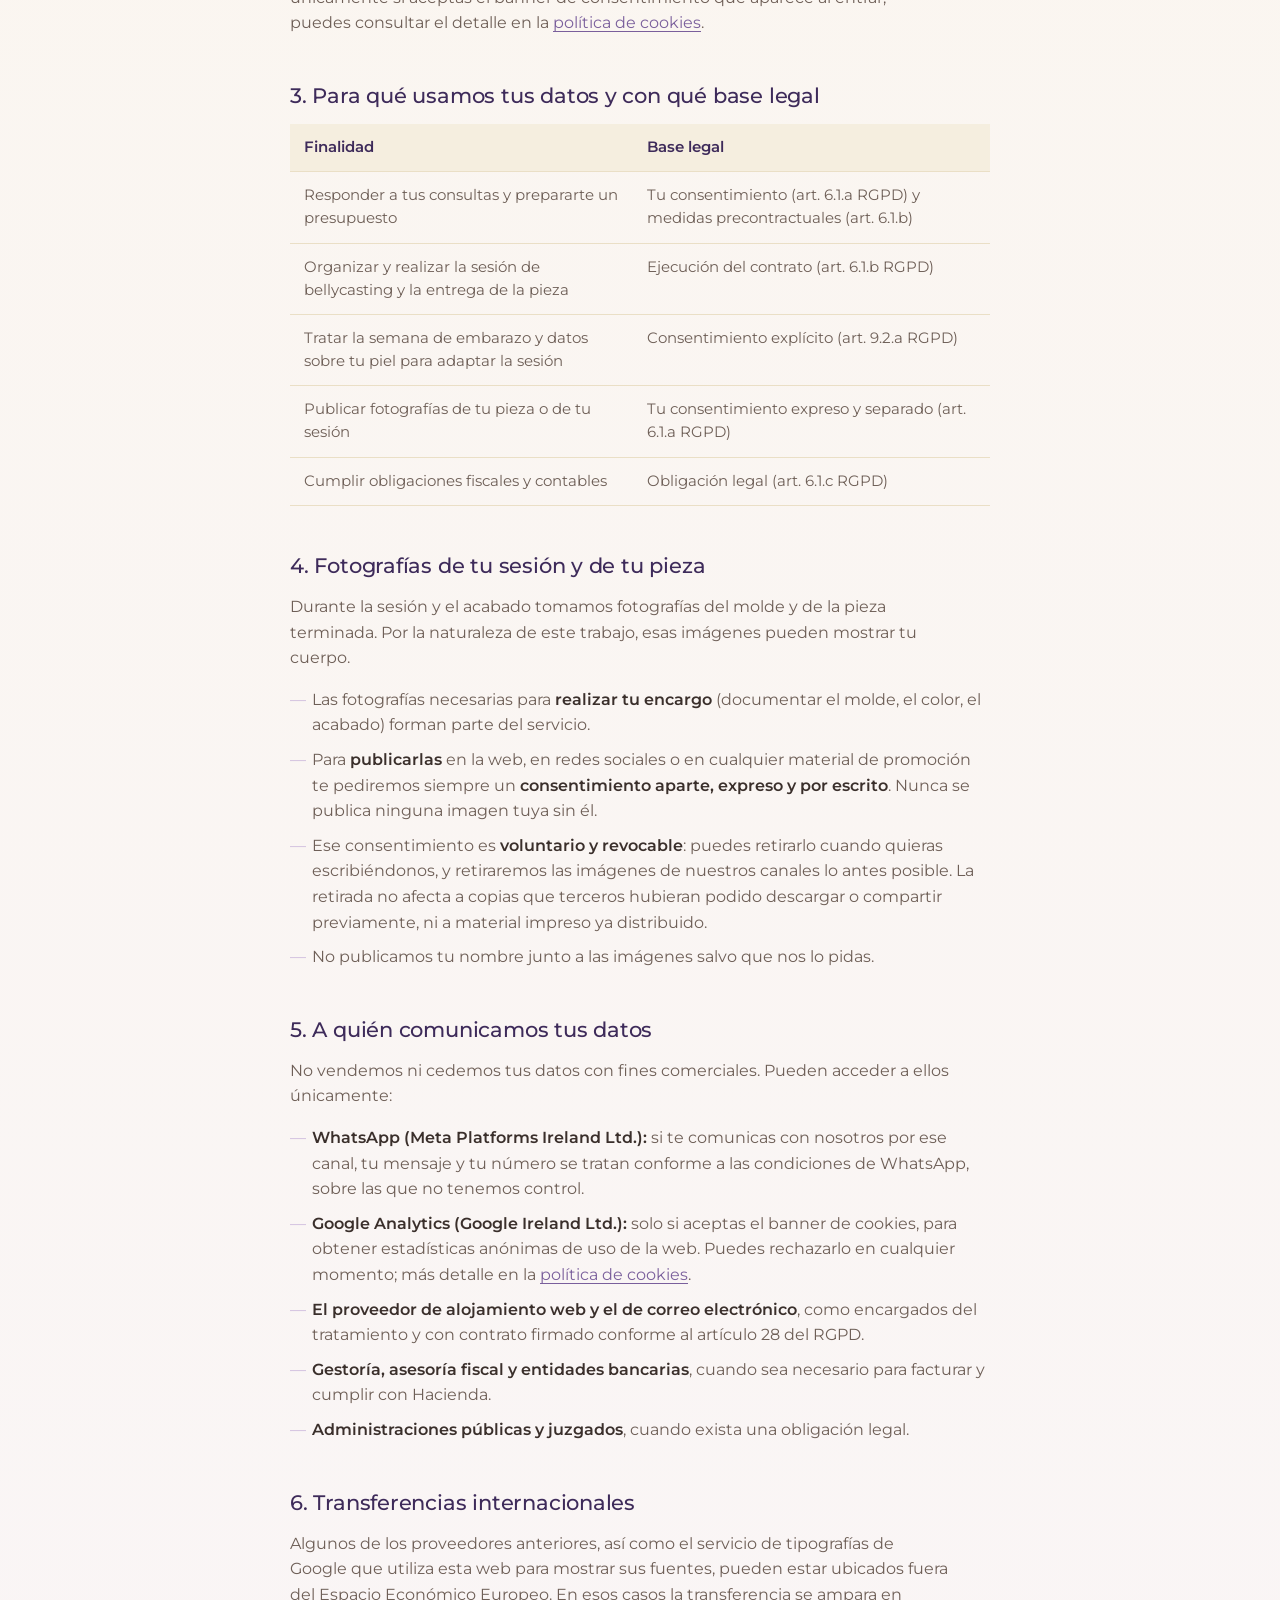
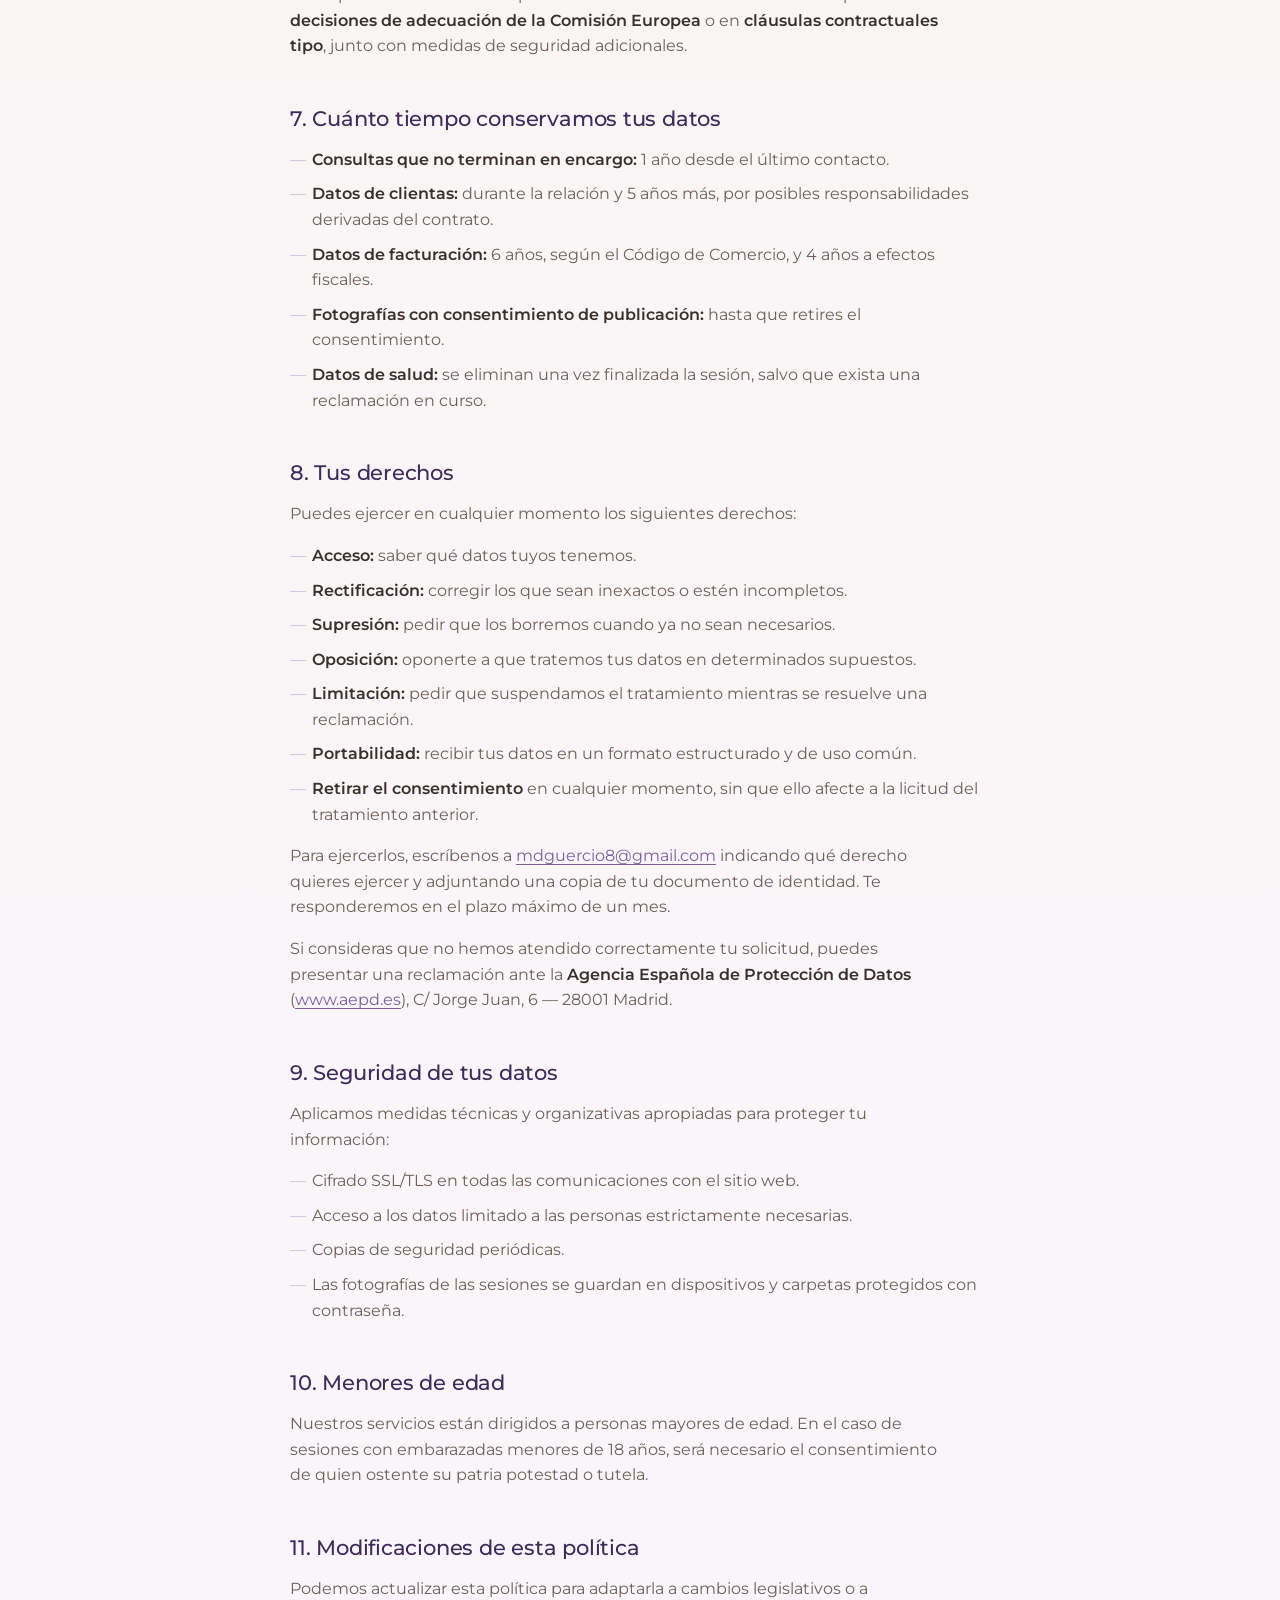
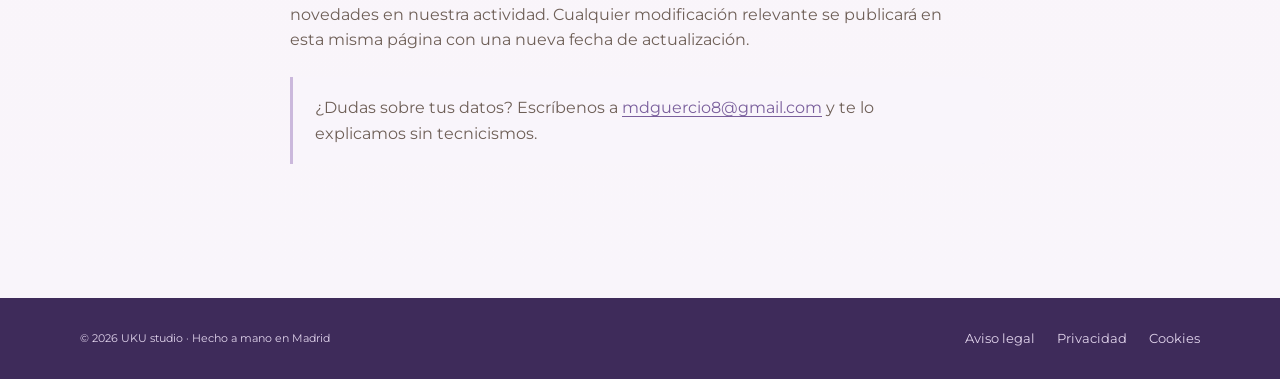
<file: politica-privacidad.html>
<!DOCTYPE html>
<html lang="es">
<head>
    <meta charset="UTF-8">
    <meta name="viewport" content="width=device-width, initial-scale=1.0">
    <!-- Google tag (gtag.js) con Consent Mode v2: sin cookies hasta que se acepte el banner -->
    <script>
        window.dataLayer = window.dataLayer || [];
        function gtag(){dataLayer.push(arguments);}
        var ukuConsent = null;
        try { ukuConsent = localStorage.getItem('uku_cookie_consent'); } catch (e) {}
        gtag('consent', 'default', {
            ad_storage: 'denied',
            ad_user_data: 'denied',
            ad_personalization: 'denied',
            analytics_storage: ukuConsent === 'accepted' ? 'granted' : 'denied'
        });
        gtag('js', new Date());
        gtag('config', 'G-456N702PST');
    </script>
    <script async src="https://www.googletagmanager.com/gtag/js?id=G-456N702PST"></script>
    <meta name="description" content="Política de privacidad de UKU studio — cómo tratamos tus datos personales.">
    <meta name="robots" content="index, follow">
    <link rel="canonical" href="https://bellycasting.es/politica-privacidad.html">
    <title>Política de privacidad — UKU studio</title>
    <link rel="icon" type="image/svg+xml" href="images/favicon.svg">
    <link rel="preconnect" href="https://fonts.googleapis.com">
    <link rel="preconnect" href="https://fonts.gstatic.com" crossorigin>
    <link href="https://fonts.googleapis.com/css2?family=Cormorant+Garamond:ital,wght@0,400;0,500;1,400&family=Khand:wght@300;400;500&family=Montserrat:wght@300;400;500;600;700&display=swap" rel="stylesheet">
    <link rel="stylesheet" href="styles.css">
</head>
<body>

    <header class="legal-nav">
        <div class="legal-nav__inner">
            <a href="index.html" class="nav__brand" aria-label="UKU studio - Inicio">
                <span class="nav__brand-mark" aria-hidden="true">
                    <img src="images/logo-mark-nav.png" alt="" width="31" height="45">
                </span>
                <span class="nav__brand-text">
                    <span class="nav__brand-name">UKU</span>
                    <span class="nav__brand-sub" aria-label="studio"><span>S</span><span>T</span><span>U</span><span>D</span><span>I</span><span>O</span></span>
                </span>
            </a>
            <a href="index.html" class="legal-nav__back">← Volver a la web</a>
        </div>
    </header>

    <main class="legal">
        <div class="legal__inner">
            <h1>Política de privacidad</h1>
            <p class="legal__updated">Última actualización: septiembre de 2026</p>

            <p>En UKU studio nos tomamos en serio la protección de tus datos personales. Esta política explica qué información recogemos, para qué la usamos y cómo la protegemos, conforme al Reglamento (UE) 2016/679 (RGPD) y a la Ley Orgánica 3/2018, de Protección de Datos Personales y garantía de los derechos digitales.</p>

            <h2>1. Responsable del tratamiento</h2>
            <div class="legal__card">
                <ul>
                    <li><strong>Titular:</strong> UKU studio</li>
                    <li><strong>NIF:</strong> 50887688G</li>
                    <li><strong>Domicilio:</strong> C/ Gaztambide, 80 — 28003 Madrid</li>
                    <li><strong>Correo electrónico:</strong> <a href="mailto:mdguercio8@gmail.com">mdguercio8@gmail.com</a></li>
                    <li><strong>Sitio web:</strong> https://bellycasting.es</li>
                </ul>
            </div>

            <h2>2. Qué datos recogemos</h2>

            <h3>2.1. Los que nos facilitas tú</h3>
            <p>Cuando contactas con nosotros, sea por el formulario de la web, por WhatsApp o por correo electrónico, podemos tratar:</p>
            <ul>
                <li><strong>Datos identificativos:</strong> nombre y apellidos.</li>
                <li><strong>Datos de contacto:</strong> correo electrónico y número de teléfono.</li>
                <li><strong>Datos de la solicitud:</strong> zona en la que vives, formato y acabado que te interesan, y lo que nos cuentes en tu mensaje.</li>
                <li><strong>Semana de embarazo y fecha prevista de parto:</strong> son necesarias para fijar la fecha de la sesión, ya que el molde debe hacerse en un momento concreto de la gestación.</li>
                <li><strong>Dirección de la sesión:</strong> solo si finalmente contratas, para poder acudir a tu domicilio.</li>
            </ul>

            <div class="legal__note">
                <p><strong>Sobre los datos de salud.</strong> La semana de embarazo y cualquier información que nos des sobre alergias o sensibilidad de la piel son <strong>datos de categoría especial</strong> (artículo 9 del RGPD). Solo los tratamos con tu <strong>consentimiento explícito</strong>, únicamente para planificar la sesión y aplicar los productos adecuados a tu piel, y no los usamos para ninguna otra finalidad. Puedes retirar ese consentimiento cuando quieras.</p>
            </div>

            <h3>2.2. Datos de navegación</h3>
            <p>El formulario de esta web <strong>no envía nada a ningún servidor nuestro</strong>: al pulsar «Enviar mensaje» se abre WhatsApp en tu dispositivo con el texto ya escrito, y eres tú quien decide si lo envías. Mientras no lo envíes, esos datos no salen de tu equipo.</p>
            <p>Por el simple hecho de visitar la web, el proveedor de alojamiento registra datos técnicos como tu dirección IP, el tipo de navegador y las páginas visitadas, con la única finalidad de mantener el servicio y su seguridad. Esta web <strong>no utiliza cookies propias</strong>. Sí usamos <strong>Google Analytics</strong> para conocer estadísticas de uso, pero únicamente si aceptas el banner de consentimiento que aparece al entrar; puedes consultar el detalle en la <a href="politica-cookies.html">política de cookies</a>.</p>

            <h2>3. Para qué usamos tus datos y con qué base legal</h2>
            <div class="legal__table-wrap">
                <table>
                    <thead>
                        <tr><th>Finalidad</th><th>Base legal</th></tr>
                    </thead>
                    <tbody>
                        <tr><td>Responder a tus consultas y prepararte un presupuesto</td><td>Tu consentimiento (art. 6.1.a RGPD) y medidas precontractuales (art. 6.1.b)</td></tr>
                        <tr><td>Organizar y realizar la sesión de bellycasting y la entrega de la pieza</td><td>Ejecución del contrato (art. 6.1.b RGPD)</td></tr>
                        <tr><td>Tratar la semana de embarazo y datos sobre tu piel para adaptar la sesión</td><td>Consentimiento explícito (art. 9.2.a RGPD)</td></tr>
                        <tr><td>Publicar fotografías de tu pieza o de tu sesión</td><td>Tu consentimiento expreso y separado (art. 6.1.a RGPD)</td></tr>
                        <tr><td>Cumplir obligaciones fiscales y contables</td><td>Obligación legal (art. 6.1.c RGPD)</td></tr>
                    </tbody>
                </table>
            </div>

            <h2>4. Fotografías de tu sesión y de tu pieza</h2>
            <p>Durante la sesión y el acabado tomamos fotografías del molde y de la pieza terminada. Por la naturaleza de este trabajo, esas imágenes pueden mostrar tu cuerpo.</p>
            <ul>
                <li>Las fotografías necesarias para <strong>realizar tu encargo</strong> (documentar el molde, el color, el acabado) forman parte del servicio.</li>
                <li>Para <strong>publicarlas</strong> en la web, en redes sociales o en cualquier material de promoción te pediremos siempre un <strong>consentimiento aparte, expreso y por escrito</strong>. Nunca se publica ninguna imagen tuya sin él.</li>
                <li>Ese consentimiento es <strong>voluntario y revocable</strong>: puedes retirarlo cuando quieras escribiéndonos, y retiraremos las imágenes de nuestros canales lo antes posible. La retirada no afecta a copias que terceros hubieran podido descargar o compartir previamente, ni a material impreso ya distribuido.</li>
                <li>No publicamos tu nombre junto a las imágenes salvo que nos lo pidas.</li>
            </ul>

            <h2>5. A quién comunicamos tus datos</h2>
            <p>No vendemos ni cedemos tus datos con fines comerciales. Pueden acceder a ellos únicamente:</p>
            <ul>
                <li><strong>WhatsApp (Meta Platforms Ireland Ltd.):</strong> si te comunicas con nosotros por ese canal, tu mensaje y tu número se tratan conforme a las condiciones de WhatsApp, sobre las que no tenemos control.</li>
                <li><strong>Google Analytics (Google Ireland Ltd.):</strong> solo si aceptas el banner de cookies, para obtener estadísticas anónimas de uso de la web. Puedes rechazarlo en cualquier momento; más detalle en la <a href="politica-cookies.html">política de cookies</a>.</li>
                <li><strong>El proveedor de alojamiento web y el de correo electrónico</strong>, como encargados del tratamiento y con contrato firmado conforme al artículo 28 del RGPD.</li>
                <li><strong>Gestoría, asesoría fiscal y entidades bancarias</strong>, cuando sea necesario para facturar y cumplir con Hacienda.</li>
                <li><strong>Administraciones públicas y juzgados</strong>, cuando exista una obligación legal.</li>
            </ul>

            <h2>6. Transferencias internacionales</h2>
            <p>Algunos de los proveedores anteriores, así como el servicio de tipografías de Google que utiliza esta web para mostrar sus fuentes, pueden estar ubicados fuera del Espacio Económico Europeo. En esos casos la transferencia se ampara en <strong>decisiones de adecuación de la Comisión Europea</strong> o en <strong>cláusulas contractuales tipo</strong>, junto con medidas de seguridad adicionales.</p>

            <h2>7. Cuánto tiempo conservamos tus datos</h2>
            <ul>
                <li><strong>Consultas que no terminan en encargo:</strong> 1 año desde el último contacto.</li>
                <li><strong>Datos de clientas:</strong> durante la relación y 5 años más, por posibles responsabilidades derivadas del contrato.</li>
                <li><strong>Datos de facturación:</strong> 6 años, según el Código de Comercio, y 4 años a efectos fiscales.</li>
                <li><strong>Fotografías con consentimiento de publicación:</strong> hasta que retires el consentimiento.</li>
                <li><strong>Datos de salud:</strong> se eliminan una vez finalizada la sesión, salvo que exista una reclamación en curso.</li>
            </ul>

            <h2>8. Tus derechos</h2>
            <p>Puedes ejercer en cualquier momento los siguientes derechos:</p>
            <ul>
                <li><strong>Acceso:</strong> saber qué datos tuyos tenemos.</li>
                <li><strong>Rectificación:</strong> corregir los que sean inexactos o estén incompletos.</li>
                <li><strong>Supresión:</strong> pedir que los borremos cuando ya no sean necesarios.</li>
                <li><strong>Oposición:</strong> oponerte a que tratemos tus datos en determinados supuestos.</li>
                <li><strong>Limitación:</strong> pedir que suspendamos el tratamiento mientras se resuelve una reclamación.</li>
                <li><strong>Portabilidad:</strong> recibir tus datos en un formato estructurado y de uso común.</li>
                <li><strong>Retirar el consentimiento</strong> en cualquier momento, sin que ello afecte a la licitud del tratamiento anterior.</li>
            </ul>
            <p>Para ejercerlos, escríbenos a <a href="mailto:mdguercio8@gmail.com">mdguercio8@gmail.com</a> indicando qué derecho quieres ejercer y adjuntando una copia de tu documento de identidad. Te responderemos en el plazo máximo de un mes.</p>
            <p>Si consideras que no hemos atendido correctamente tu solicitud, puedes presentar una reclamación ante la <strong>Agencia Española de Protección de Datos</strong> (<a href="https://www.aepd.es" target="_blank" rel="noopener">www.aepd.es</a>), C/ Jorge Juan, 6 — 28001 Madrid.</p>

            <h2>9. Seguridad de tus datos</h2>
            <p>Aplicamos medidas técnicas y organizativas apropiadas para proteger tu información:</p>
            <ul>
                <li>Cifrado SSL/TLS en todas las comunicaciones con el sitio web.</li>
                <li>Acceso a los datos limitado a las personas estrictamente necesarias.</li>
                <li>Copias de seguridad periódicas.</li>
                <li>Las fotografías de las sesiones se guardan en dispositivos y carpetas protegidos con contraseña.</li>
            </ul>

            <h2>10. Menores de edad</h2>
            <p>Nuestros servicios están dirigidos a personas mayores de edad. En el caso de sesiones con embarazadas menores de 18 años, será necesario el consentimiento de quien ostente su patria potestad o tutela.</p>

            <h2>11. Modificaciones de esta política</h2>
            <p>Podemos actualizar esta política para adaptarla a cambios legislativos o a novedades en nuestra actividad. Cualquier modificación relevante se publicará en esta misma página con una nueva fecha de actualización.</p>

            <div class="legal__note">
                <p>¿Dudas sobre tus datos? Escríbenos a <a href="mailto:mdguercio8@gmail.com">mdguercio8@gmail.com</a> y te lo explicamos sin tecnicismos.</p>
            </div>
        </div>
    </main>

    <footer class="legal-foot">
        <div class="legal-foot__inner">
            <small>© <span id="year">2026</span> UKU studio · Hecho a mano en Madrid</small>
            <nav aria-label="Enlaces legales">
                <a href="aviso-legal.html">Aviso legal</a>
                <a href="politica-privacidad.html">Privacidad</a>
                <a href="politica-cookies.html">Cookies</a>
            </nav>
        </div>
    </footer>

    <!-- ============ COOKIE BANNER ============ -->
    <div class="cookie-banner" id="cookieBanner" role="dialog" aria-live="polite" aria-label="Consentimiento de cookies">
        <div class="cookie-banner__inner">
            <p>Usamos Google Analytics para saber cómo se usa esta web. Solo lo activamos si nos das tu consentimiento. Más info en la <a href="politica-cookies.html">política de cookies</a>.</p>
            <div class="cookie-banner__actions">
                <button type="button" id="cookieReject" class="btn btn--ghost cookie-banner__btn">Rechazar</button>
                <button type="button" id="cookieAccept" class="btn btn--primary cookie-banner__btn">Aceptar</button>
            </div>
        </div>
    </div>

    <script src="script.js"></script>
</body>
</html>
</file>
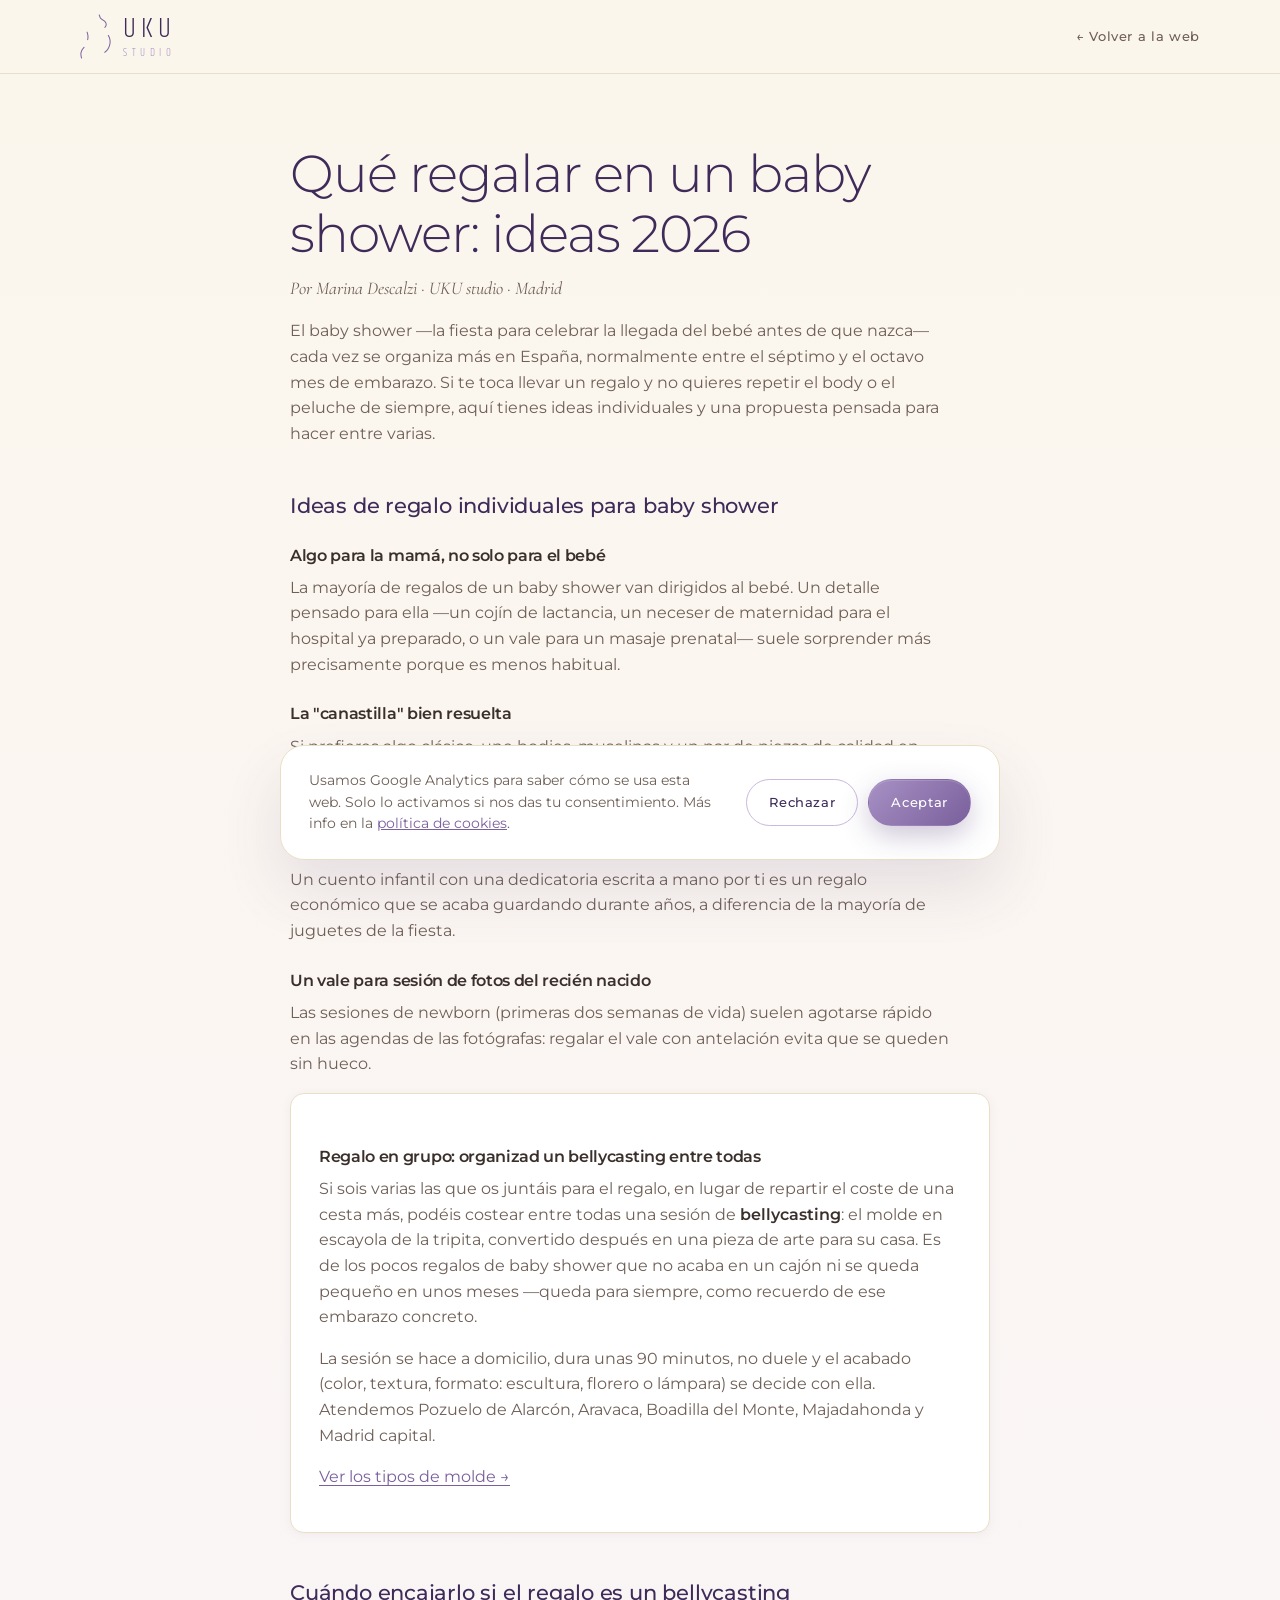
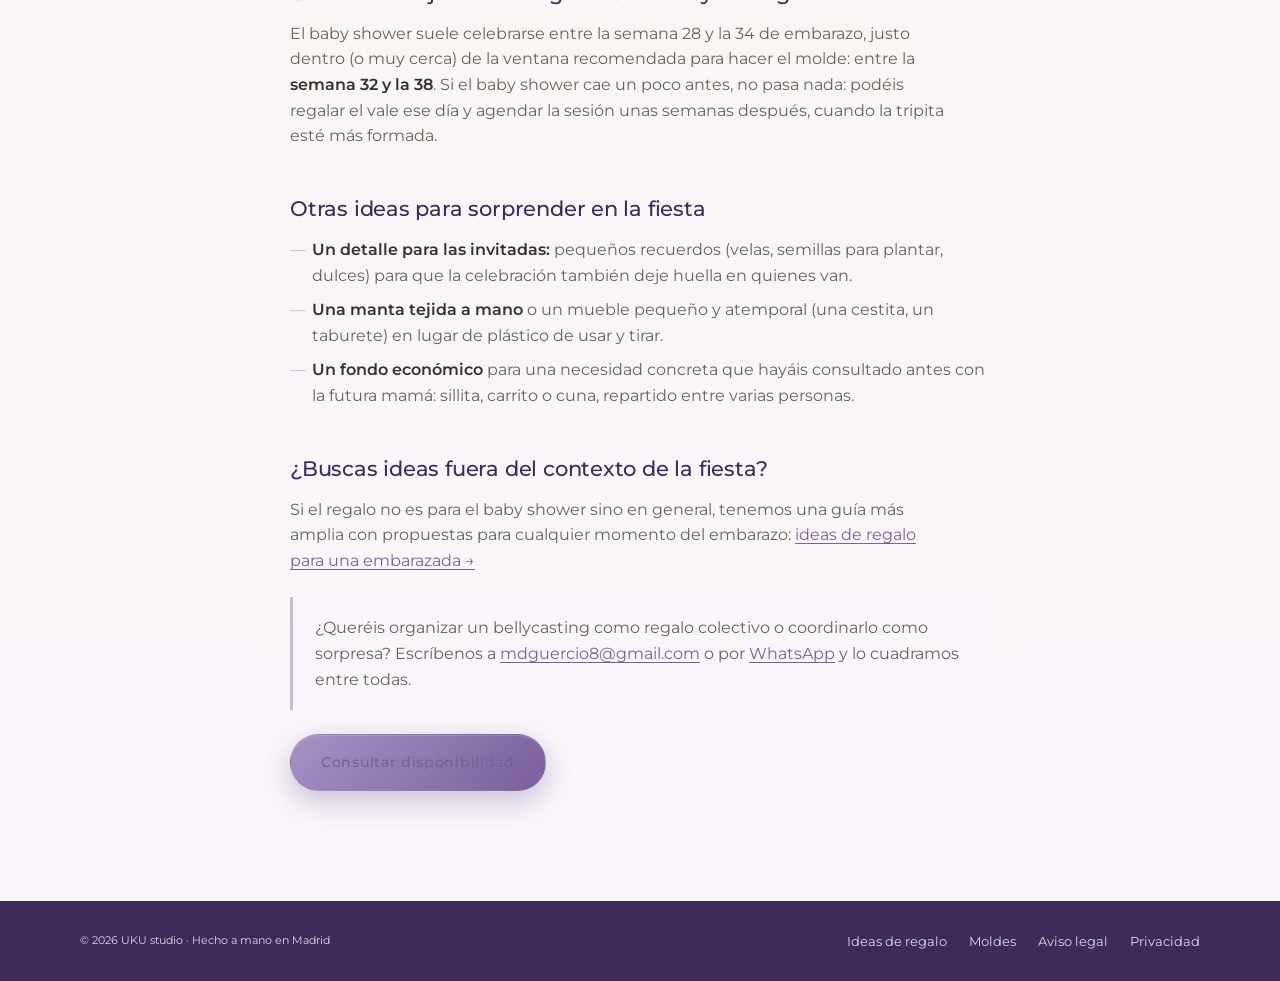
<file: regalos-baby-shower.html>
<!DOCTYPE html>
<html lang="es">
<head>
    <meta charset="UTF-8">
    <meta name="viewport" content="width=device-width, initial-scale=1.0">
    <!-- Google tag (gtag.js) con Consent Mode v2: sin cookies hasta que se acepte el banner -->
    <script>
        window.dataLayer = window.dataLayer || [];
        function gtag(){dataLayer.push(arguments);}
        var ukuConsent = null;
        try { ukuConsent = localStorage.getItem('uku_cookie_consent'); } catch (e) {}
        gtag('consent', 'default', {
            ad_storage: 'denied',
            ad_user_data: 'denied',
            ad_personalization: 'denied',
            analytics_storage: ukuConsent === 'accepted' ? 'granted' : 'denied'
        });
        gtag('js', new Date());
        gtag('config', 'G-456N702PST');
    </script>
    <script async src="https://www.googletagmanager.com/gtag/js?id=G-456N702PST"></script>
    <meta name="description" content="Qué regalar en un baby shower en 2026: ideas individuales, un regalo en grupo entre amigas y el bellycasting como propuesta que se recuerda para siempre. Guía de UKU studio, Madrid.">
    <meta name="robots" content="index, follow">
    <link rel="canonical" href="https://bellycasting.es/regalos-baby-shower.html">
    <meta property="og:title" content="Qué regalar en un baby shower: ideas 2026">
    <meta property="og:description" content="Ideas de regalo para baby shower, individuales y en grupo, con el bellycasting como la opción que más se recuerda.">
    <meta property="og:type" content="article">
    <meta property="og:url" content="https://bellycasting.es/regalos-baby-shower.html">
    <meta property="og:site_name" content="UKU studio">
    <meta property="og:locale" content="es_ES">
    <meta property="og:image" content="https://bellycasting.es/images/gallery-4.jpg">
    <meta property="article:published_time" content="2026-09-11">
    <meta name="twitter:card" content="summary_large_image">
    <meta name="twitter:title" content="Qué regalar en un baby shower: ideas 2026">
    <meta name="twitter:description" content="Ideas de regalo para baby shower, individuales y en grupo, con el bellycasting como la opción que más se recuerda.">
    <meta name="twitter:image" content="https://bellycasting.es/images/gallery-4.jpg">
    <title>Qué regalar en un baby shower: ideas 2026 — UKU studio</title>
    <link rel="icon" type="image/svg+xml" href="images/favicon.svg">
    <link rel="preconnect" href="https://fonts.googleapis.com">
    <link rel="preconnect" href="https://fonts.gstatic.com" crossorigin>
    <link href="https://fonts.googleapis.com/css2?family=Cormorant+Garamond:ital,wght@0,400;0,500;1,400&family=Khand:wght@300;400;500&family=Montserrat:wght@300;400;500;600;700&display=swap" rel="stylesheet">
    <link rel="stylesheet" href="styles.css">
    <script type="application/ld+json">
    {
        "@context": "https://schema.org",
        "@type": "BlogPosting",
        "headline": "Qué regalar en un baby shower: ideas 2026",
        "description": "Ideas de regalo para baby shower, individuales y en grupo, con el bellycasting como la opción que más se recuerda.",
        "image": "https://bellycasting.es/images/gallery-4.jpg",
        "datePublished": "2026-09-11",
        "dateModified": "2026-10-13",
        "author": { "@type": "Person", "@id": "https://bellycasting.es/#marina-descalzi", "name": "Marina Descalzi", "url": "https://bellycasting.es/#sobre-mi" },
        "publisher": {
            "@type": "LocalBusiness",
            "@id": "https://bellycasting.es/#negocio",
            "name": "UKU studio",
            "url": "https://bellycasting.es/",
            "logo": { "@type": "ImageObject", "url": "https://bellycasting.es/images/logo-mark.png" }
        },
        "mainEntityOfPage": "https://bellycasting.es/regalos-baby-shower.html",
        "inLanguage": "es-ES"
    }
    </script>
    <script type="application/ld+json">
    {
        "@context": "https://schema.org",
        "@type": "BreadcrumbList",
        "itemListElement": [
            { "@type": "ListItem", "position": 1, "name": "Inicio", "item": "https://bellycasting.es/" },
            { "@type": "ListItem", "position": 2, "name": "Qué regalar en un baby shower", "item": "https://bellycasting.es/regalos-baby-shower.html" }
        ]
    }
    </script>
</head>
<body>

    <header class="legal-nav">
        <div class="legal-nav__inner">
            <a href="index.html" class="nav__brand" aria-label="UKU studio - Inicio">
                <span class="nav__brand-mark" aria-hidden="true">
                    <img src="images/logo-mark-nav.png" alt="" width="31" height="45">
                </span>
                <span class="nav__brand-text">
                    <span class="nav__brand-name">UKU</span>
                    <span class="nav__brand-sub" aria-label="studio"><span>S</span><span>T</span><span>U</span><span>D</span><span>I</span><span>O</span></span>
                </span>
            </a>
            <a href="index.html" class="legal-nav__back">← Volver a la web</a>
        </div>
    </header>

    <main class="legal">
        <div class="legal__inner">
            <h1>Qué regalar en un baby shower: ideas 2026</h1>
            <p class="legal__updated">Por Marina Descalzi · UKU studio · Madrid</p>

            <p>El baby shower —la fiesta para celebrar la llegada del bebé antes de que nazca— cada vez se organiza más en España, normalmente entre el séptimo y el octavo mes de embarazo. Si te toca llevar un regalo y no quieres repetir el body o el peluche de siempre, aquí tienes ideas individuales y una propuesta pensada para hacer entre varias.</p>

            <h2>Ideas de regalo individuales para baby shower</h2>

            <h3>Algo para la mamá, no solo para el bebé</h3>
            <p>La mayoría de regalos de un baby shower van dirigidos al bebé. Un detalle pensado para ella —un cojín de lactancia, un neceser de maternidad para el hospital ya preparado, o un vale para un masaje prenatal— suele sorprender más precisamente porque es menos habitual.</p>

            <h3>La "canastilla" bien resuelta</h3>
            <p>Si prefieres algo clásico, une bodies, muselinas y un par de piezas de calidad en lugar de muchas piezas sueltas. Elige tallas para dentro de unos meses (0-3 y 3-6), que es la ropa que menos suele sobrar.</p>

            <h3>Un libro con dedicatoria para el bebé</h3>
            <p>Un cuento infantil con una dedicatoria escrita a mano por ti es un regalo económico que se acaba guardando durante años, a diferencia de la mayoría de juguetes de la fiesta.</p>

            <h3>Un vale para sesión de fotos del recién nacido</h3>
            <p>Las sesiones de newborn (primeras dos semanas de vida) suelen agotarse rápido en las agendas de las fotógrafas: regalar el vale con antelación evita que se queden sin hueco.</p>

            <div class="legal__card">
                <h3>Regalo en grupo: organizad un bellycasting entre todas</h3>
                <p>Si sois varias las que os juntáis para el regalo, en lugar de repartir el coste de una cesta más, podéis costear entre todas una sesión de <strong>bellycasting</strong>: el molde en escayola de la tripita, convertido después en una pieza de arte para su casa. Es de los pocos regalos de baby shower que no acaba en un cajón ni se queda pequeño en unos meses —queda para siempre, como recuerdo de ese embarazo concreto.</p>
                <p>La sesión se hace a domicilio, dura unas 90 minutos, no duele y el acabado (color, textura, formato: escultura, florero o lámpara) se decide con ella. Atendemos Pozuelo de Alarcón, Aravaca, Boadilla del Monte, Majadahonda y Madrid capital.</p>
                <p><a href="index.html#moldes">Ver los tipos de molde →</a></p>
            </div>

            <h2>Cuándo encajarlo si el regalo es un bellycasting</h2>
            <p>El baby shower suele celebrarse entre la semana 28 y la 34 de embarazo, justo dentro (o muy cerca) de la ventana recomendada para hacer el molde: entre la <strong>semana 32 y la 38</strong>. Si el baby shower cae un poco antes, no pasa nada: podéis regalar el vale ese día y agendar la sesión unas semanas después, cuando la tripita esté más formada.</p>

            <h2>Otras ideas para sorprender en la fiesta</h2>
            <ul>
                <li><strong>Un detalle para las invitadas:</strong> pequeños recuerdos (velas, semillas para plantar, dulces) para que la celebración también deje huella en quienes van.</li>
                <li><strong>Una manta tejida a mano</strong> o un mueble pequeño y atemporal (una cestita, un taburete) en lugar de plástico de usar y tirar.</li>
                <li><strong>Un fondo económico</strong> para una necesidad concreta que hayáis consultado antes con la futura mamá: sillita, carrito o cuna, repartido entre varias personas.</li>
            </ul>

            <h2>¿Buscas ideas fuera del contexto de la fiesta?</h2>
            <p>Si el regalo no es para el baby shower sino en general, tenemos una guía más amplia con propuestas para cualquier momento del embarazo: <a href="ideas-regalo-embarazada.html">ideas de regalo para una embarazada →</a></p>

            <div class="legal__note">
                <p>¿Queréis organizar un bellycasting como regalo colectivo o coordinarlo como sorpresa? Escríbenos a <a href="mailto:mdguercio8@gmail.com">mdguercio8@gmail.com</a> o por <a href="https://wa.me/34689187877?text=Hola%2C%20somos%20varias%20y%20quer%C3%ADamos%20informaci%C3%B3n%20para%20regalar%20un%20bellycasting" target="_blank" rel="noopener" data-wa-location="blog-babyshower">WhatsApp</a> y lo cuadramos entre todas.</p>
            </div>

            <a href="index.html#contacto" class="btn btn--primary">Consultar disponibilidad</a>
        </div>
    </main>

    <footer class="legal-foot">
        <div class="legal-foot__inner">
            <small>© <span id="year">2026</span> UKU studio · Hecho a mano en Madrid</small>
            <nav aria-label="Enlaces">
                <a href="ideas-regalo-embarazada.html">Ideas de regalo</a>
                <a href="index.html#moldes">Moldes</a>
                <a href="aviso-legal.html">Aviso legal</a>
                <a href="politica-privacidad.html">Privacidad</a>
            </nav>
        </div>
    </footer>

    <!-- ============ COOKIE BANNER ============ -->
    <div class="cookie-banner" id="cookieBanner" role="dialog" aria-live="polite" aria-label="Consentimiento de cookies">
        <div class="cookie-banner__inner">
            <p>Usamos Google Analytics para saber cómo se usa esta web. Solo lo activamos si nos das tu consentimiento. Más info en la <a href="politica-cookies.html">política de cookies</a>.</p>
            <div class="cookie-banner__actions">
                <button type="button" id="cookieReject" class="btn btn--ghost cookie-banner__btn">Rechazar</button>
                <button type="button" id="cookieAccept" class="btn btn--primary cookie-banner__btn">Aceptar</button>
            </div>
        </div>
    </div>

    <script src="script.js"></script>
</body>
</html>
</file>
<file: styles.css>
/* ===========================================
   UKU studio — Bellycasting
   Paleta: Lavanda suave + Crema + Blanco roto
   Tipografía: Montserrat + Cormorant Garamond
   =========================================== */

:root {
    /* --- Paleta armónica (lavanda pastel suave + crema cálido dominante) --- */
    --lavender-50:  #F9F5FB;   /* fondo suavísimo */
    --lavender-100: #F0E8F5;   /* bloques claros */
    --lavender-200: #E1D4EC;   /* acentos claros */
    --lavender-300: #CBB8DC;   /* elementos decorativos */
    --lavender-500: #A791C4;   /* primario (más suave) */
    --lavender-700: #7A5F9C;   /* hover / énfasis (más suave) */
    --lavender-900: #3E2B5A;   /* titulares */

    --cream-50:  #FBF6EC;      /* fondo principal (más cálido) */
    --cream-100: #F5EEDF;      /* fondo secundario (más visible) */
    --cream-200: #EADFC6;      /* separadores */
    --cream-300: #D9C8A3;      /* acentos crema */

    --warm-800: #3A2F2B;       /* texto principal */
    --warm-600: #6E5F57;       /* texto secundario */
    --warm-400: #A89A90;       /* texto terciario */

    --sage: #B7C7AD;           /* acento verde para equilibrio */
    --peach: #F4D4BE;          /* acento melocotón sutil */

    --white: #FFFFFF;
    --black: #1A1423;

    /* --- Tipografía --- */
    --font-sans: 'Montserrat', system-ui, -apple-system, sans-serif;
    --font-serif: 'Cormorant Garamond', Georgia, serif;

    /* --- Escalas --- */
    --radius-sm: 8px;
    --radius-md: 14px;
    --radius-lg: 24px;
    --radius-xl: 40px;

    --shadow-sm: 0 2px 10px rgba(93, 69, 121, 0.06);
    --shadow-md: 0 10px 30px rgba(93, 69, 121, 0.08);
    --shadow-lg: 0 30px 60px rgba(93, 69, 121, 0.12);

    --container: 1200px;
    --gutter: clamp(20px, 4vw, 40px);

    --ease: cubic-bezier(0.4, 0, 0.2, 1);
    --ease-out: cubic-bezier(0, 0, 0.2, 1);
}

/* ============ RESET ============ */
*, *::before, *::after {
    box-sizing: border-box;
    margin: 0;
    padding: 0;
}

html {
    scroll-behavior: smooth;
    -webkit-text-size-adjust: 100%;
}

body {
    font-family: var(--font-sans);
    font-weight: 400;
    color: var(--warm-800);
    background: var(--cream-50);
    line-height: 1.6;
    font-size: 16px;
    overflow-x: hidden;
    -webkit-font-smoothing: antialiased;
    -moz-osx-font-smoothing: grayscale;
}

img { max-width: 100%; height: auto; display: block; }
a { color: inherit; text-decoration: none; }
button { font: inherit; cursor: pointer; border: none; background: none; }
ul, ol { list-style: none; }

/* ============ UTILIDADES ============ */
.container {
    width: 100%;
    max-width: var(--container);
    margin: 0 auto;
    padding: 0 var(--gutter);
}

.eyebrow {
    display: inline-block;
    font-size: 12px;
    font-weight: 500;
    letter-spacing: 0.25em;
    text-transform: uppercase;
    color: var(--lavender-500);
    margin-bottom: 20px;
    padding-bottom: 10px;
    position: relative;
}
.eyebrow::after {
    content: '';
    position: absolute;
    left: 0;
    bottom: 0;
    width: 32px;
    height: 1px;
    background: var(--lavender-300);
}

h1, h2, h3, h4 {
    font-family: var(--font-sans);
    color: var(--lavender-900);
    font-weight: 300;
    line-height: 1.15;
    letter-spacing: -0.02em;
}

h1 em, h2 em, h3 em {
    font-family: var(--font-serif);
    font-style: italic;
    font-weight: 500;
    font-size: 1.15em;
    color: var(--lavender-700);
}

h1 { font-size: clamp(42px, 6vw, 72px); }
h2 { font-size: clamp(32px, 4.5vw, 54px); }
h3 { font-size: clamp(20px, 2vw, 26px); font-weight: 500; }
h4 { font-size: 14px; font-weight: 600; letter-spacing: 0.1em; text-transform: uppercase; }

p { color: var(--warm-600); max-width: 60ch; }

.section-head {
    max-width: 640px;
    margin-bottom: 64px;
}
.section-head--center {
    margin-left: auto;
    margin-right: auto;
    text-align: center;
}
.section-head--center .eyebrow { display: inline-block; }
.section-head--center .eyebrow::after { left: 50%; transform: translateX(-50%); }
.section-head--center p { margin: 0 auto; }
.section-head p {
    margin-top: 20px;
    font-size: 17px;
    line-height: 1.7;
}

/* ============ BOTONES ============ */
.btn {
    display: inline-flex;
    align-items: center;
    justify-content: center;
    gap: 10px;
    padding: 16px 30px;
    font-size: 14px;
    font-weight: 500;
    letter-spacing: 0.05em;
    border-radius: 100px;
    transition: all 0.35s var(--ease);
    cursor: pointer;
    white-space: nowrap;
    border: 1px solid transparent;
}

.btn--primary {
    background: linear-gradient(135deg, var(--lavender-500) 0%, var(--lavender-700) 100%);
    color: var(--white);
    box-shadow: 0 10px 28px rgba(93, 69, 121, 0.3), inset 0 1px 0 rgba(255, 255, 255, 0.15);
    position: relative;
    overflow: hidden;
}
.btn--primary::after {
    content: '';
    position: absolute;
    inset: 0;
    background: linear-gradient(135deg, var(--lavender-700) 0%, var(--lavender-900) 100%);
    opacity: 0;
    transition: opacity 0.35s var(--ease);
    z-index: 0;
}
.btn--primary > * { position: relative; z-index: 1; }
.btn--primary:hover {
    transform: translateY(-2px);
    box-shadow: 0 16px 36px rgba(93, 69, 121, 0.45);
}
.btn--primary:hover::after { opacity: 1; }

.btn--ghost {
    background: transparent;
    color: var(--lavender-900);
    border-color: var(--lavender-300);
}
.btn--ghost:hover {
    background: var(--lavender-100);
    border-color: var(--lavender-500);
}

.btn--lg { padding: 20px 36px; font-size: 15px; }
.btn--full { width: 100%; }

.link-arrow {
    font-size: 14px;
    font-weight: 500;
    color: var(--lavender-700);
    letter-spacing: 0.03em;
    transition: color 0.3s var(--ease);
    display: inline-flex;
    align-items: center;
    gap: 6px;
}
.link-arrow span { transition: transform 0.3s var(--ease); display: inline-block; }
.link-arrow:hover { color: var(--lavender-900); }
.link-arrow:hover span { transform: translateX(4px); }

/* ============ NAV ============ */
.nav {
    position: fixed;
    top: 0;
    left: 0;
    right: 0;
    z-index: 100;
    padding: 18px 0;
    background: rgba(253, 251, 246, 0.75);
    backdrop-filter: blur(18px);
    -webkit-backdrop-filter: blur(18px);
    border-bottom: 1px solid transparent;
    transition: all 0.3s var(--ease);
}
.nav.is-scrolled {
    padding: 12px 0;
    background: rgba(253, 251, 246, 0.92);
    border-bottom-color: var(--cream-200);
}

.nav__inner {
    max-width: var(--container);
    margin: 0 auto;
    padding: 0 var(--gutter);
    display: flex;
    align-items: center;
    justify-content: space-between;
    gap: 40px;
}

.nav__brand {
    display: flex;
    align-items: center;
    gap: 12px;
    color: var(--lavender-900);
}
/* La silueta de la marca es un filete finísimo. En SVG el navegador la
   reparte entre dos píxeles y a tamaño de cabecera se deshacía en gris
   pálido, así que va como PNG con transparencia rasterizado a 4x: el
   remuestreo del navegador da un trazo mucho más limpio y sólido.
   Hay dos archivos porque el grosor tiene que ser distinto en cada tamaño;
   uno solo se vería o demasiado fino arriba o demasiado gordo en el hero. */
.nav__brand-mark {
    width: 31px;
    height: 45px;
    display: block;
    flex-shrink: 0;
}
.nav__brand-mark img { width: 100%; height: 100%; }
.nav__brand-text {
    display: inline-flex;
    flex-direction: column;
    line-height: 1;
    align-items: stretch;
}
.nav__brand-name {
    font-family: 'Khand', var(--font-sans);
    font-style: normal;
    font-size: 28px;
    font-weight: 300;
    color: var(--lavender-900);
    letter-spacing: 0.18em;
    text-transform: uppercase;
    text-align: left;
    /* el letter-spacing deja un hueco sobrante después de la última 'U';
       lo descontamos para que la caja mida exactamente el ancho visible de
       UKU y 'STUDIO' pueda empezar y terminar justo en los mismos puntos */
    margin-right: -0.18em;
}
.nav__brand-sub {
    display: flex;
    justify-content: space-between;
    letter-spacing: 0;
    font-family: 'Khand', var(--font-sans);
    font-size: 11px;
    font-weight: 300;
    text-transform: uppercase;
    color: var(--lavender-500);
    margin-top: 4px;
}
.nav__brand-sub span {
    flex: 0 0 auto;
}

.nav__links {
    display: flex;
    align-items: center;
    gap: 34px;
}
.nav__links a {
    font-size: 13px;
    font-weight: 500;
    letter-spacing: 0.05em;
    color: var(--warm-800);
    position: relative;
    padding: 6px 0;
    transition: color 0.3s var(--ease);
}
.nav__links a:not(.nav__cta)::after {
    content: '';
    position: absolute;
    left: 0; right: 0; bottom: 0;
    height: 1px;
    background: var(--lavender-500);
    transform: scaleX(0);
    transform-origin: center;
    transition: transform 0.3s var(--ease);
}
.nav__links a:not(.nav__cta):hover { color: var(--lavender-700); }
.nav__links a:not(.nav__cta):hover::after { transform: scaleX(1); }
.nav__links a:not(.nav__cta).is-active { color: var(--lavender-900); }
.nav__links a:not(.nav__cta).is-active::after { transform: scaleX(1); background: var(--lavender-900); }

.nav__cta {
    background: linear-gradient(135deg, var(--lavender-500) 0%, var(--lavender-700) 100%);
    color: var(--white) !important;
    padding: 12px 22px !important;
    border-radius: 100px;
    transition: all 0.3s var(--ease);
    box-shadow: 0 6px 18px rgba(141, 111, 177, 0.3);
}
.nav__cta::after { display: none !important; }
.nav__cta:hover {
    background: linear-gradient(135deg, var(--lavender-700) 0%, var(--lavender-900) 100%);
    transform: translateY(-1px);
    box-shadow: 0 10px 24px rgba(93, 69, 121, 0.4);
}

.nav__toggle {
    display: none;
    width: 32px;
    height: 32px;
    flex-direction: column;
    justify-content: center;
    gap: 5px;
    padding: 4px;
}
.nav__toggle span {
    display: block;
    height: 1.5px;
    background: var(--lavender-900);
    border-radius: 2px;
    transition: all 0.3s var(--ease);
}
.nav__toggle[aria-expanded="true"] span:nth-child(1) { transform: translateY(7px) rotate(45deg); }
.nav__toggle[aria-expanded="true"] span:nth-child(2) { opacity: 0; }
.nav__toggle[aria-expanded="true"] span:nth-child(3) { transform: translateY(-6px) rotate(-45deg); }

/* ============ HERO ============ */
.hero {
    position: relative;
    min-height: 100vh;
    padding: 140px 0 80px;
    display: flex;
    align-items: center;
    overflow: hidden;
    background: linear-gradient(155deg, var(--cream-100) 0%, var(--cream-50) 35%, var(--lavender-50) 70%, var(--lavender-100) 100%);
}

.hero__bg {
    position: absolute;
    inset: 0;
    pointer-events: none;
}
.hero__blob {
    position: absolute;
    border-radius: 50%;
    filter: blur(90px);
}
.hero__blob--1 {
    width: 620px;
    height: 620px;
    top: -180px;
    right: -160px;
    background: var(--lavender-300);
    opacity: 0.75;
}
.hero__blob--2 {
    width: 460px;
    height: 460px;
    bottom: -120px;
    left: -140px;
    background: var(--lavender-200);
    opacity: 0.6;
}
.hero::before {
    content: '';
    position: absolute;
    top: 20%;
    left: 35%;
    width: 300px;
    height: 300px;
    border-radius: 50%;
    background: var(--peach);
    opacity: 0.22;
    filter: blur(90px);
    pointer-events: none;
}

.hero__grid {
    width: 100%;
    max-width: var(--container);
    margin: 0 auto;
    padding: 0 var(--gutter);
    display: grid;
    grid-template-columns: 1.1fr 1fr;
    gap: 80px;
    align-items: center;
    position: relative;
    z-index: 1;
}

.hero__copy { max-width: 560px; }

.hero__title {
    font-size: clamp(52px, 7vw, 92px);
    line-height: 1.02;
    letter-spacing: -0.03em;
    margin-bottom: 28px;
}

.hero__lead {
    font-size: 18px;
    line-height: 1.7;
    color: var(--warm-600);
    margin-bottom: 40px;
    max-width: 480px;
}

.hero__cta {
    display: flex;
    gap: 14px;
    flex-wrap: wrap;
    margin-bottom: 48px;
}

.hero__badges {
    display: flex;
    flex-wrap: wrap;
    gap: 24px 32px;
    font-size: 13px;
    color: var(--warm-600);
    letter-spacing: 0.03em;
}
.hero__badges li { display: flex; align-items: center; gap: 8px; }
.hero__badges span {
    color: var(--lavender-500);
    font-size: 8px;
    width: 10px;
    height: 10px;
    background: var(--lavender-500);
    border-radius: 50%;
    display: inline-block;
    box-shadow: 0 0 0 4px var(--lavender-100);
    text-indent: -9999px;
}

.hero__visual { position: relative; }

.hero__frame {
    position: relative;
    aspect-ratio: 4 / 5;
    max-width: 460px;
    margin-left: auto;
    border-radius: var(--radius-lg);
    overflow: visible;
}
.hero__img {
    position: absolute;
    inset: 0;
    background-size: cover;
    background-position: center;
    border-radius: var(--radius-lg);
    box-shadow: 0 40px 80px rgba(93, 69, 121, 0.25), 0 20px 40px rgba(93, 69, 121, 0.15);
    filter: none;
}
.hero__img::after {
    content: '';
    position: absolute;
    inset: 0;
    border-radius: var(--radius-lg);
    background: linear-gradient(180deg, rgba(141, 111, 177, 0) 50%, rgba(93, 69, 121, 0.18) 100%);
    pointer-events: none;
}
.hero__frame::before {
    content: '';
    position: absolute;
    inset: -16px;
    border: 1.5px solid var(--lavender-300);
    border-radius: var(--radius-lg);
    opacity: 0.9;
    z-index: -1;
}
.hero__frame::after {
    content: '';
    position: absolute;
    inset: -30px -30px auto auto;
    width: 80px;
    height: 80px;
    background: var(--lavender-200);
    border-radius: 50%;
    opacity: 0.4;
    filter: blur(10px);
    z-index: -1;
}

.hero__tag {
    position: absolute;
    background: var(--white);
    padding: 14px 20px;
    border-radius: var(--radius-md);
    box-shadow: var(--shadow-md);
    display: flex;
    flex-direction: column;
    gap: 2px;
}
.hero__tag small {
    font-size: 10px;
    letter-spacing: 0.2em;
    text-transform: uppercase;
    color: var(--warm-400);
}
.hero__tag strong {
    font-family: var(--font-serif);
    font-size: 20px;
    font-style: italic;
    color: var(--lavender-900);
}
.hero__tag--top { top: 30px; left: -30px; }
.hero__tag--bottom { bottom: 30px; left: -20px; }

.hero__scroll {
    position: absolute;
    bottom: 30px;
    left: 50%;
    transform: translateX(-50%);
    width: 24px;
    height: 40px;
    border: 1px solid var(--lavender-300);
    border-radius: 100px;
    display: flex;
    justify-content: center;
    padding-top: 8px;
}
.hero__scroll span {
    width: 2px;
    height: 8px;
    background: var(--lavender-500);
    border-radius: 2px;
    animation: scroll 1.8s ease-in-out infinite;
}
@keyframes scroll {
    0% { transform: translateY(0); opacity: 0; }
    50% { opacity: 1; }
    100% { transform: translateY(12px); opacity: 0; }
}

/* ============ VALUES ============ */
.values {
    padding: 100px 0 40px;
    background: var(--cream-50);
}
.values__grid {
    display: grid;
    grid-template-columns: repeat(4, 1fr);
    gap: 40px;
    padding: 50px var(--gutter);
    border-top: 1px solid var(--cream-200);
    border-bottom: 1px solid var(--cream-200);
}
.value {
    display: flex;
    flex-direction: column;
    gap: 10px;
}
.value__num {
    font-family: var(--font-serif);
    font-style: italic;
    font-size: 28px;
    color: var(--lavender-500);
    margin-bottom: 8px;
}
.value h3 {
    font-size: 18px;
    font-weight: 500;
    margin-bottom: 4px;
}
.value p {
    font-size: 14px;
    line-height: 1.6;
}

/* ============ SERVICES ============ */
.services {
    padding: 120px 0;
    background: var(--cream-50);
}

.services__grid {
    display: grid;
    grid-template-columns: repeat(3, 1fr);
    gap: 30px;
    margin-bottom: 40px;
}

.service {
    background: var(--white);
    border-radius: var(--radius-lg);
    overflow: hidden;
    transition: all 0.45s var(--ease);
    position: relative;
    border: 1px solid var(--cream-200);
    display: flex;
    flex-direction: column;
}
.service:hover {
    transform: translateY(-6px);
    box-shadow: var(--shadow-lg);
    border-color: var(--lavender-200);
}

.service--featured {
    background: linear-gradient(180deg, var(--lavender-50) 0%, var(--white) 100%);
    border-color: var(--lavender-200);
}

.service__tag {
    position: absolute;
    top: 20px;
    right: 20px;
    background: var(--lavender-900);
    color: var(--cream-50);
    font-size: 10px;
    letter-spacing: 0.15em;
    text-transform: uppercase;
    padding: 6px 14px;
    border-radius: 100px;
    z-index: 2;
}

.service__img {
    aspect-ratio: 4 / 3;
    background-size: cover;
    background-position: center;
    filter: none;
    transition: transform 0.8s var(--ease);
}
.service:hover .service__img { transform: scale(1.04); }

.service__body {
    padding: 32px 30px 30px;
    display: flex;
    flex-direction: column;
    flex: 1;
    gap: 16px;
}
.service__body h3 { font-weight: 500; }
.service__body > p {
    font-size: 15px;
    color: var(--warm-600);
    line-height: 1.6;
}

.service__features {
    margin-top: auto;
    padding: 18px 0;
    border-top: 1px solid var(--cream-200);
    display: flex;
    flex-direction: column;
    gap: 8px;
}
.service__features li {
    font-size: 13px;
    color: var(--warm-600);
    padding-left: 18px;
    position: relative;
}
.service__features li::before {
    content: '';
    position: absolute;
    left: 0;
    top: 9px;
    width: 8px;
    height: 1px;
    background: var(--lavender-500);
}

.service__foot {
    display: flex;
    justify-content: space-between;
    align-items: center;
    padding-top: 16px;
    border-top: 1px solid var(--cream-200);
}

.price {
    font-size: 13px;
    color: var(--warm-400);
    letter-spacing: 0.03em;
}
.price strong {
    font-family: var(--font-serif);
    font-style: italic;
    font-weight: 500;
    font-size: 22px;
    color: var(--lavender-900);
    display: inline-block;
    margin-left: 4px;
}

.services__note {
    text-align: center;
    font-size: 13px;
    color: var(--warm-400);
    font-style: italic;
    padding: 20px;
}

/* ============ GALLERY ============ */
.gallery {
    padding: 120px 0;
    background: linear-gradient(180deg, var(--cream-50) 0%, var(--lavender-50) 100%);
}

.gallery__grid {
    display: grid;
    grid-template-columns: repeat(3, 1fr);
    grid-auto-rows: 280px;
    grid-auto-flow: dense;
    gap: 18px;
}

.gallery__item {
    position: relative;
    overflow: hidden;
    border-radius: var(--radius-md);
    background: var(--cream-100);
    cursor: pointer;
}
.gallery__item img {
    width: 100%;
    height: 100%;
    object-fit: cover;
    transition: transform 0.7s var(--ease);
    filter: none;
}
.gallery__item:hover img { transform: scale(1.06); }

.gallery__item::after {
    content: '';
    position: absolute;
    inset: 0;
    background: linear-gradient(180deg, transparent 50%, rgba(47, 30, 69, 0.5) 100%);
    opacity: 0;
    transition: opacity 0.4s var(--ease);
}
.gallery__item:hover::after { opacity: 1; }

.gallery__item figcaption {
    position: absolute;
    bottom: 20px;
    left: 20px;
    z-index: 2;
    color: var(--white);
    font-family: var(--font-serif);
    font-style: italic;
    font-size: 18px;
    letter-spacing: 0.02em;
    opacity: 0;
    transform: translateY(10px);
    transition: all 0.4s var(--ease);
}
.gallery__item:hover figcaption {
    opacity: 1;
    transform: translateY(0);
}

.gallery__item--tall { grid-row: span 2; }
.gallery__item--wide { grid-column: span 2; }

/* ============ DESPUÉS DEL MOLDE ============ */
/* reutiliza .gallery__grid / .gallery__item; solo cambia el fondo para
   separarse del Proceso (crema) que va justo antes */
.finishes {
    padding: 120px 0;
    background: linear-gradient(180deg, var(--cream-50) 0%, var(--cream-100) 100%);
}
.finishes .section-head { margin-bottom: 56px; }
/* las ocho fotos son verticales: celda alta y cuatro columnas para que
   quepan en dos filas sin recortar el torso */
.finishes__grid {
    grid-template-columns: repeat(4, 1fr);
    grid-auto-rows: 420px;
}
@media (max-width: 1024px) {
    .finishes__grid { grid-template-columns: repeat(2, 1fr); grid-auto-rows: 400px; }
}
@media (max-width: 720px) {
    .finishes__grid { grid-template-columns: 1fr; grid-auto-rows: 380px; }
}

/* ============ PROCESS ============ */
.process {
    padding: 120px 0;
    background: var(--cream-50);
}

.process__steps {
    display: grid;
    grid-template-columns: repeat(5, 1fr);
    gap: 30px;
    counter-reset: step;
    position: relative;
}
.process__steps::before {
    content: '';
    position: absolute;
    top: 30px;
    left: 10%;
    right: 10%;
    height: 1px;
    background: linear-gradient(90deg, transparent, var(--lavender-300), transparent);
    z-index: 0;
}

.step {
    position: relative;
    z-index: 1;
}
.step__num {
    font-family: var(--font-serif);
    font-style: italic;
    font-size: 28px;
    color: var(--lavender-700);
    background: var(--cream-50);
    width: 60px;
    height: 60px;
    border-radius: 50%;
    border: 1px solid var(--lavender-300);
    display: flex;
    align-items: center;
    justify-content: center;
    margin-bottom: 22px;
    transition: all 0.4s var(--ease);
}
.step:hover .step__num,
.step.is-visible .step__num {
    background: var(--lavender-500);
    color: var(--white);
    border-color: var(--lavender-500);
    transform: scale(1.05);
}
.step__body h3 {
    font-size: 17px;
    font-weight: 500;
    margin-bottom: 8px;
}
.step__body p {
    font-size: 14px;
    line-height: 1.6;
    color: var(--warm-600);
}

/* ============ ABOUT ============ */
.about {
    padding: 120px 0;
    background: var(--lavender-50);
    position: relative;
    overflow: hidden;
}

.about__grid {
    display: grid;
    grid-template-columns: 1fr 1.1fr;
    gap: 80px;
    align-items: center;
}

.about__image {
    position: relative;
    aspect-ratio: 3 / 4;
    max-width: 460px;
}
.about__photo {
    width: 100%;
    height: 100%;
    background-size: cover;
    background-position: center;
    border-radius: var(--radius-lg);
    filter: none;
    box-shadow: var(--shadow-lg);
}
.about__image::before {
    content: '';
    position: absolute;
    top: -20px;
    left: -20px;
    width: 100%;
    height: 100%;
    border: 1px solid var(--lavender-300);
    border-radius: var(--radius-lg);
    opacity: 0.6;
    z-index: 0;
}

.about__badge {
    position: absolute;
    bottom: -30px;
    right: -30px;
    width: 120px;
    height: 120px;
    background: var(--cream-50);
    border-radius: 50%;
    display: flex;
    align-items: center;
    justify-content: center;
    color: var(--lavender-700);
    box-shadow: var(--shadow-md);
    animation: rotate 20s linear infinite;
}
.about__badge svg { width: 100%; height: 100%; padding: 10px; }
@keyframes rotate { to { transform: rotate(360deg); } }

.about__copy { max-width: 540px; }
.about__lead {
    font-size: 18px;
    line-height: 1.6;
    color: var(--warm-800);
    margin-bottom: 20px;
    max-width: none;
}
.about__copy p {
    margin-bottom: 18px;
    line-height: 1.8;
    max-width: none;
}
.about__copy p .about__quote {
    color: var(--lavender-700);
}
.about__copy p em {
    font-family: var(--font-serif);
    font-style: italic;
    color: var(--lavender-700);
    font-size: 1.05em;
}
.about__copy .btn { margin-top: 20px; }

/* ============ FAQ ============ */
.faq {
    padding: 120px 0;
    background: var(--cream-50);
}

.faq__list {
    max-width: 820px;
    margin: 0 auto;
}

.faq__item {
    border-bottom: 1px solid var(--cream-200);
    transition: all 0.3s var(--ease);
}
.faq__item:first-child { border-top: 1px solid var(--cream-200); }

.faq__item summary {
    list-style: none;
    padding: 28px 60px 28px 0;
    cursor: pointer;
    font-size: 17px;
    font-weight: 500;
    color: var(--lavender-900);
    position: relative;
    transition: color 0.3s var(--ease);
}
.faq__item summary::-webkit-details-marker { display: none; }
.faq__item summary::after {
    content: '';
    position: absolute;
    right: 6px;
    top: 50%;
    width: 14px;
    height: 14px;
    border-right: 1.5px solid var(--lavender-500);
    border-bottom: 1.5px solid var(--lavender-500);
    transform: translateY(-70%) rotate(45deg);
    transition: all 0.35s var(--ease);
}
.faq__item[open] summary::after {
    transform: translateY(-30%) rotate(-135deg);
}
.faq__item summary:hover { color: var(--lavender-700); }

.faq__content {
    padding: 0 60px 28px 0;
    animation: fadeIn 0.4s var(--ease-out);
}
.faq__content p {
    font-size: 15px;
    line-height: 1.75;
    color: var(--warm-600);
    max-width: none;
}
.faq__content strong {
    color: var(--lavender-900);
    font-weight: 500;
}
@keyframes fadeIn {
    from { opacity: 0; transform: translateY(-4px); }
    to { opacity: 1; transform: translateY(0); }
}

/* ============ CONTACT ============ */
.contact {
    padding: 120px 0;
    background: linear-gradient(180deg, var(--cream-50) 0%, var(--lavender-100) 100%);
}

.contact__grid {
    display: grid;
    grid-template-columns: 1fr 1fr;
    gap: 80px;
    align-items: start;
}

.contact__copy h2 { margin-bottom: 20px; }
.contact__copy > p {
    font-size: 17px;
    line-height: 1.7;
    margin-bottom: 36px;
    max-width: 480px;
}

.contact__details {
    margin-top: 48px;
    display: flex;
    flex-direction: column;
    gap: 20px;
    padding-top: 40px;
    border-top: 1px solid var(--lavender-200);
}
.contact__details li {
    display: flex;
    align-items: flex-start;
    gap: 16px;
}
.contact__icon {
    width: 40px;
    height: 40px;
    border-radius: 50%;
    background: var(--white);
    display: flex;
    align-items: center;
    justify-content: center;
    color: var(--lavender-500);
    flex-shrink: 0;
    box-shadow: var(--shadow-sm);
}
.contact__details strong {
    display: block;
    font-size: 12px;
    letter-spacing: 0.1em;
    text-transform: uppercase;
    color: var(--warm-400);
    font-weight: 500;
    margin-bottom: 2px;
}
.contact__details a {
    color: var(--lavender-700);
    transition: color 0.3s var(--ease);
}
.contact__details a:hover { color: var(--lavender-900); }

.contact__form {
    background: var(--white);
    padding: 44px 40px;
    border-radius: var(--radius-lg);
    box-shadow: var(--shadow-md);
    border: 1px solid var(--cream-200);
}
.contact__form h3 {
    font-size: 22px;
    font-weight: 500;
    margin-bottom: 28px;
}

.field { margin-bottom: 20px; }
.field label {
    display: block;
    font-size: 12px;
    font-weight: 500;
    letter-spacing: 0.08em;
    text-transform: uppercase;
    color: var(--warm-600);
    margin-bottom: 8px;
}
.field input,
.field textarea {
    width: 100%;
    padding: 14px 18px;
    background: var(--cream-50);
    border: 1px solid var(--cream-200);
    border-radius: var(--radius-sm);
    font-family: inherit;
    font-size: 15px;
    color: var(--warm-800);
    transition: all 0.3s var(--ease);
}
.field input:focus,
.field textarea:focus {
    outline: none;
    border-color: var(--lavender-500);
    background: var(--white);
    box-shadow: 0 0 0 4px var(--lavender-100);
}
.field textarea { resize: vertical; min-height: 100px; }

.field--half {
    display: grid;
    grid-template-columns: 1fr 1fr;
    gap: 14px;
    margin-bottom: 20px;
}
.field--half label { margin-bottom: 8px; }

.form__note {
    display: block;
    font-size: 11px;
    color: var(--warm-400);
    text-align: center;
    margin-top: 16px;
    line-height: 1.5;
}
.form__note a {
    color: var(--lavender-700);
    text-decoration: underline;
    text-underline-offset: 2px;
}
.form__note a:hover { color: var(--lavender-900); }

/* ============ FOOTER ============ */
.footer {
    background: var(--lavender-900);
    color: var(--cream-100);
    padding: 80px 0 0;
}
.footer__inner {
    display: grid;
    grid-template-columns: 1.2fr 2fr;
    gap: 60px;
    padding-bottom: 60px;
}
.footer__brand .nav__brand-text {
    margin-bottom: 16px;
}
.footer__brand .nav__brand-name {
    color: var(--cream-50);
    font-size: 42px;
}
.footer__brand .nav__brand-sub {
    color: var(--lavender-300);
    font-size: 14px;
    margin-top: 6px;
}
.footer__brand p {
    color: var(--lavender-300);
    font-size: 14px;
    margin-top: 20px;
    line-height: 1.7;
    max-width: none;
}
.footer__cols {
    display: grid;
    grid-template-columns: repeat(3, 1fr);
    gap: 30px;
}
.footer__cols h4 {
    color: var(--cream-50);
    margin-bottom: 20px;
    font-size: 11px;
}
.footer__cols a {
    display: block;
    padding: 6px 0;
    color: var(--lavender-300);
    font-size: 14px;
    transition: color 0.3s var(--ease);
}
.footer__cols a:hover { color: var(--cream-50); }

.footer__bottom {
    border-top: 1px solid rgba(255, 255, 255, 0.08);
    padding: 22px 0;
    text-align: center;
}
.footer__bottom small {
    color: var(--lavender-300);
    font-size: 12px;
    letter-spacing: 0.05em;
}

/* ============ BACK TO TOP ============ */
.experience-trigger {
    position: fixed;
    left: 20px;
    bottom: 20px;
    z-index: 90;
    width: 56px;
    height: 56px;
    aspect-ratio: 1 / 1;
    padding: 0;
    border: none;
    border-radius: 50%;
    display: flex;
    align-items: center;
    justify-content: center;
    background: linear-gradient(135deg, var(--lavender-500) 0%, var(--lavender-700) 100%);
    color: var(--white);
    box-shadow: 0 10px 28px rgba(93, 69, 121, 0.35), inset 0 1px 0 rgba(255, 255, 255, 0.15);
    transition: transform 0.3s var(--ease), box-shadow 0.3s var(--ease);
}
.experience-trigger::after {
    content: '';
    position: absolute;
    inset: 0;
    border-radius: 50%;
    box-shadow: 0 0 0 0 rgba(167, 145, 196, 0.45);
    animation: experience-pulse 2.6s ease-out infinite;
    pointer-events: none;
}
@keyframes experience-pulse {
    0% { box-shadow: 0 0 0 0 rgba(167, 145, 196, 0.45); }
    70% { box-shadow: 0 0 0 16px rgba(167, 145, 196, 0); }
    100% { box-shadow: 0 0 0 0 rgba(167, 145, 196, 0); }
}
.experience-trigger:hover {
    transform: translateY(-2px) scale(1.06);
    box-shadow: 0 16px 36px rgba(93, 69, 121, 0.5);
}
.experience-trigger__tooltip {
    position: absolute;
    left: calc(100% + 12px);
    top: 50%;
    transform: translateY(-50%) translateX(-6px);
    white-space: nowrap;
    background: var(--cream-50);
    color: var(--lavender-900);
    padding: 8px 14px;
    border-radius: 100px;
    font-size: 11px;
    font-weight: 500;
    letter-spacing: 0.05em;
    box-shadow: 0 4px 12px rgba(62, 43, 90, 0.12);
    opacity: 0;
    pointer-events: none;
    transition: opacity 0.25s var(--ease), transform 0.25s var(--ease);
}
@media (hover: hover) {
    .experience-trigger:hover .experience-trigger__tooltip,
    .experience-trigger:focus-visible .experience-trigger__tooltip {
        opacity: 1;
        transform: translateY(-50%) translateX(0);
    }
}

.experience-dialog {
    position: fixed;
    inset: 0;
    z-index: 200;
    display: flex;
    align-items: center;
    justify-content: center;
    padding: 24px;
    background: rgba(26, 20, 35, 0.38);
    opacity: 0;
    pointer-events: none;
    transition: opacity 0.3s var(--ease);
}
.experience-dialog.is-open {
    opacity: 1;
    pointer-events: auto;
}
.experience-dialog__panel {
    position: relative;
    width: min(100%, 540px);
    padding: 44px 48px 48px;
    background: var(--cream-50);
    border: 1px solid var(--cream-200);
    border-radius: var(--radius-lg);
    box-shadow: var(--shadow-lg);
    transform: translateY(12px);
    transition: transform 0.3s var(--ease);
}
.experience-dialog.is-open .experience-dialog__panel { transform: translateY(0); }
.experience-dialog__panel .eyebrow { margin-bottom: 16px; }
.experience-dialog__panel h2 {
    margin-bottom: 22px;
    font-size: clamp(28px, 4vw, 40px);
}
.experience-dialog__panel p {
    max-width: none;
    margin-bottom: 14px;
    font-size: 15px;
    line-height: 1.7;
}
.experience-dialog__panel .btn { margin-top: 10px; }
.experience-dialog__close {
    position: absolute;
    top: 14px;
    right: 18px;
    width: 32px;
    height: 32px;
    color: var(--warm-600);
    font-size: 28px;
    font-weight: 300;
    line-height: 1;
    transition: color 0.3s var(--ease), transform 0.3s var(--ease);
}
.experience-dialog__close:hover {
    color: var(--lavender-900);
    transform: rotate(90deg);
}

.back-top {
    position: fixed;
    bottom: 76px;
    right: 20px;
    width: 40px;
    height: 40px;
    aspect-ratio: 1 / 1;
    padding: 0;
    border: 1px solid var(--lavender-300);
    border-radius: 50%;
    background: rgba(253, 251, 246, 0.92);
    color: var(--lavender-700);
    display: flex;
    align-items: center;
    justify-content: center;
    cursor: pointer;
    z-index: 90;
    opacity: 0;
    pointer-events: none;
    transform: translateY(8px);
    transition: opacity 0.3s var(--ease), transform 0.3s var(--ease), background 0.3s var(--ease);
    box-shadow: 0 4px 12px rgba(62, 43, 90, 0.08);
}
.back-top.is-visible {
    opacity: 1;
    pointer-events: auto;
    transform: translateY(0);
}
.back-top:hover {
    background: var(--lavender-500);
    color: var(--white);
    border-color: var(--lavender-500);
}
@media (max-width: 720px) {
    .experience-trigger {
        left: 16px;
        bottom: 16px;
        width: 48px;
        height: 48px;
    }
    .experience-trigger svg { width: 19px; height: 19px; }
    .experience-dialog { padding: 16px; }
    .experience-dialog__panel { padding: 38px 26px 30px; }
    .back-top { bottom: 66px; right: 16px; width: 36px; height: 36px; }
}

/* ============ WHATSAPP FLOAT ============ */
.wa-float {
    position: fixed;
    bottom: 20px;
    right: 20px;
    width: 44px;
    height: 44px;
    aspect-ratio: 1 / 1;
    padding: 0;
    border-radius: 50%;
    background: #25D366;
    color: white;
    display: flex;
    align-items: center;
    justify-content: center;
    z-index: 90;
    box-shadow: 0 4px 12px rgba(37, 211, 102, 0.3);
    transition: all 0.3s var(--ease);
}
.wa-float svg { width: 22px; height: 22px; }
.wa-float:hover {
    transform: scale(1.08);
    box-shadow: 0 8px 20px rgba(37, 211, 102, 0.45);
}

/* ============ REVEAL ANIMATION ============ */
.reveal {
    opacity: 0;
    transform: translateY(24px);
    transition: opacity 0.9s var(--ease-out), transform 0.9s var(--ease-out);
}
.reveal.is-visible {
    opacity: 1;
    transform: translateY(0);
}

/* ============ HERO LOGO PLACEHOLDER ============ */
.hero__title-row {
    display: flex;
    align-items: flex-start;
    gap: 24px;
    margin-bottom: 28px;
}
.hero__title-col { flex: 1; }
.hero__title-row .hero__title {
    margin-bottom: 0;
}
.hero__logo {
    position: relative;
    width: 130px;
    height: 130px;
    overflow: hidden;
    flex-shrink: 0;
    transform: translate(-5cm, -2cm);
}
.hero__logo img {
    position: absolute;
    top: -59px;
    left: 0;
    width: 130px;
    height: 189px;
}

/* ============ TRAZO FIJO EN LA BARRA (pechos de la silueta) ============ */
.nav__silhouette {
    position: fixed;
    top: 10px;
    z-index: 101;
    width: 130px;
    height: 59px;
    overflow: hidden;
    pointer-events: none;
    opacity: 0;
    transform: translateX(20px);
    transition: opacity 0.3s var(--ease);
}
.nav__silhouette.is-positioned.is-visible { opacity: 1; }
.nav__silhouette img {
    position: absolute;
    top: 0;
    left: 0;
    width: 130px;
    height: 189px;
}
@media (max-width: 720px) {
    /* en móvil no hay espacio junto al menú hamburguesa: se oculta el
       trazo fijo de la barra y se muestra la silueta completa en el hero */
    .nav__silhouette { display: none; }
    .hero__title-row { gap: 16px; }
    .hero__logo { width: 64px; height: 93px; overflow: visible; transform: translate(-0.8cm, -0.3cm); }
    .hero__logo img { top: 0; width: 64px; height: 93px; }
}

/* ============ SERVICIOS — 4 COLUMNAS ============ */
.services__grid--four {
    grid-template-columns: repeat(4, 1fr);
    gap: 24px;
}
.services__grid--four .service__body {
    padding: 24px 22px 22px;
    gap: 12px;
}
.services__grid--four .service__body h3 {
    font-size: 22px;
}
.service__caption {
    font-family: var(--font-serif);
    font-style: italic;
    font-size: 14px;
    color: var(--lavender-700);
    margin-top: -4px;
}

/* ============ ACABADOS Y MATERIALES ============ */
.materials {
    display: grid;
    grid-template-columns: 1.1fr 0.9fr;
    gap: 50px;
    align-items: center;
    margin: 60px 0 30px;
    padding: 50px;
    background: var(--lavender-50);
    border-radius: var(--radius-lg);
    border: 1px solid var(--lavender-100);
}
.materials__copy h3 {
    font-size: clamp(24px, 2.4vw, 32px);
    font-weight: 500;
    margin: 8px 0 16px;
    color: var(--lavender-900);
}
.materials__copy p {
    color: var(--warm-600);
    font-size: 15px;
    margin-bottom: 20px;
    line-height: 1.65;
}
.materials__list {
    display: grid;
    grid-template-columns: repeat(2, 1fr);
    gap: 10px 24px;
}
.materials__list li {
    font-size: 14px;
    color: var(--warm-800);
    padding-left: 18px;
    position: relative;
}
.materials__list li::before {
    content: '';
    position: absolute;
    left: 0;
    top: 9px;
    width: 8px;
    height: 1px;
    background: var(--lavender-500);
}
.materials__image {
    aspect-ratio: 1 / 1;
    background-size: cover;
    background-position: center;
    border-radius: var(--radius-md);
    box-shadow: var(--shadow-md);
}

/* ============ SIGNIFICADO DE UKU ============ */
.about__meaning {
    margin: 36px 0 28px;
    padding: 28px 30px;
    border-left: 2px solid var(--lavender-300);
    background: var(--lavender-50);
    border-radius: 0 var(--radius-md) var(--radius-md) 0;
}
.about__meaning-title {
    font-family: var(--font-serif);
    font-weight: 500;
    font-size: 28px;
    color: var(--lavender-900);
    letter-spacing: 0.12em;
    margin-bottom: 6px;
}
.about__meaning-tagline {
    font-size: 15px;
    color: var(--lavender-700);
    margin-bottom: 16px !important;
}
.about__meaning p {
    color: var(--warm-600);
    font-size: 15px;
    margin-bottom: 12px;
    line-height: 1.65;
}
.about__meaning p:last-child { margin-bottom: 0; }
.about__meaning strong {
    color: var(--lavender-900);
    font-weight: 500;
}

/* ============ RESPONSIVE ============ */
@media (max-width: 1024px) {
    .hero__grid { grid-template-columns: 1fr; gap: 60px; }
    .hero__visual { max-width: 420px; margin: 0 auto; }
    .hero__frame { margin: 0 auto; }
    .values__grid { grid-template-columns: repeat(2, 1fr); gap: 30px; }
    .services__grid { grid-template-columns: 1fr; max-width: 520px; margin: 0 auto 40px; }
    .services__grid--four { grid-template-columns: repeat(2, 1fr); max-width: none; }
    .materials { grid-template-columns: 1fr; padding: 36px; gap: 30px; }
    .materials__image { max-width: 420px; margin: 0 auto; width: 100%; }
    .gallery__grid { grid-template-columns: repeat(2, 1fr); }
    .gallery__item--wide { grid-column: span 2; }
    .process__steps { grid-template-columns: repeat(2, 1fr); }
    .process__steps::before { display: none; }
    .about__grid { grid-template-columns: 1fr; gap: 60px; }
    .about__image { margin: 0 auto; }
    .contact__grid { grid-template-columns: 1fr; gap: 60px; }
    .footer__inner { grid-template-columns: 1fr; gap: 40px; }
}

@media (max-width: 720px) {
    .nav__links {
        position: fixed;
        top: 68px;
        left: 0;
        right: 0;
        flex-direction: column;
        gap: 0;
        padding: 30px var(--gutter);
        background: var(--cream-50);
        border-bottom: 1px solid var(--cream-200);
        box-shadow: var(--shadow-md);
        transform: translateY(-120%);
        transition: transform 0.4s var(--ease);
        align-items: stretch;
    }
    .nav__links.is-open { transform: translateY(0); }
    .nav__links a {
        padding: 16px 0;
        border-bottom: 1px solid var(--cream-200);
        text-align: center;
    }
    .nav__links a:last-child { border-bottom: none; }
    .nav__cta { margin-top: 10px; text-align: center; }
    .nav__toggle { display: flex; }

    .hero { padding: 120px 0 60px; }
    .hero__title { font-size: 44px; }
    .hero__tag--top { top: 15px; left: -10px; padding: 10px 14px; }
    .hero__tag--top strong { font-size: 16px; }
    .hero__tag--bottom { bottom: 20px; left: -10px; padding: 10px 14px; }
    .hero__tag--bottom strong { font-size: 16px; }
    .hero__cta { flex-direction: column; width: 100%; }
    .hero__cta .btn { width: 100%; }

    .values { padding: 60px 0 20px; }
    .values__grid { grid-template-columns: 1fr; padding: 40px var(--gutter); }

    .services, .gallery, .process, .about, .faq, .contact { padding: 80px 0; }
    .services__grid--four { grid-template-columns: 1fr; max-width: 520px; margin: 0 auto 30px; }
    .materials { padding: 28px; }
    .materials__list { grid-template-columns: 1fr; }

    .gallery__grid { grid-template-columns: 1fr; grid-auto-rows: 260px; }
    .gallery__item--tall, .gallery__item--wide { grid-row: auto; grid-column: auto; }

    .process__steps { grid-template-columns: 1fr; gap: 24px; }

    .about__badge { width: 90px; height: 90px; bottom: -15px; right: -15px; }

    .contact__form { padding: 32px 24px; }
    .field--half { grid-template-columns: 1fr; }

    .footer { padding: 60px 0 0; }
    .footer__cols { grid-template-columns: 1fr 1fr; gap: 24px; }

    .wa-float { bottom: 16px; right: 16px; width: 40px; height: 40px; }
    .wa-float svg { width: 20px; height: 20px; }
}

@media (max-width: 480px) {
    .hero__title { font-size: 38px; }
    .hero__lead { font-size: 16px; }
    .section-head { margin-bottom: 40px; }
    .section-head p { font-size: 15px; }
}

@media (prefers-reduced-motion: reduce) {
    *, *::before, *::after {
        animation-duration: 0.01ms !important;
        transition-duration: 0.01ms !important;
    }
    .reveal { opacity: 1; transform: none; }
}

/* ============ MOLDES — variante oscura ============ */
.services--dark {
    background: linear-gradient(180deg, #1a1423 0%, #2a1f3a 100%);
    color: var(--cream-50);
}
.services--dark .section-head h2 {
    color: var(--cream-50);
}
.services--dark .section-head h2 em {
    color: var(--lavender-300);
}
.services--dark .section-head .eyebrow {
    color: var(--lavender-300);
}
.services--dark .section-head .eyebrow::after {
    background: var(--lavender-300);
}
.services--dark .section-head p,
.services--dark .section-head__sub {
    color: rgba(251, 246, 236, 0.75);
}
.services--dark .section-head__sub em {
    color: var(--cream-100);
}
.services--dark .services__note {
    color: rgba(251, 246, 236, 0.55);
}
.services--dark .service {
    background: rgba(255, 255, 255, 0.04);
    border-color: rgba(203, 184, 220, 0.18);
}
.services--dark .service:hover {
    border-color: var(--lavender-300);
    box-shadow: 0 20px 50px rgba(0, 0, 0, 0.4);
}
.services--dark .service__body h3 {
    color: var(--cream-50);
}
.services--dark .service__body > p {
    color: rgba(251, 246, 236, 0.75);
}
.services--dark .service__caption {
    color: var(--lavender-300);
}
.services--dark .service__foot {
    border-top-color: rgba(203, 184, 220, 0.18);
}
.services--dark .link-arrow {
    color: var(--lavender-300);
}
.services--dark .link-arrow:hover {
    color: var(--cream-50);
}

/* Introducción y conceptos (Moldes) */
.services__intro {
    max-width: 820px;
    margin: -20px auto 60px;
    font-family: var(--font-serif);
}
.services__intro p {
    font-size: clamp(17px, 1.5vw, 19px);
    line-height: 1.7;
    color: rgba(251, 246, 236, 0.82);
    margin-bottom: 18px;
    font-style: italic;
}
.services__concepts {
    margin-top: 24px;
    display: grid;
    gap: 14px;
    padding-left: 0;
}
.services__concepts li {
    font-family: var(--font-sans);
    font-style: normal;
    font-size: 15px;
    color: rgba(251, 246, 236, 0.78);
    padding-left: 22px;
    position: relative;
    line-height: 1.6;
}
.services__concepts li::before {
    content: '';
    position: absolute;
    left: 0;
    top: 11px;
    width: 12px;
    height: 1px;
    background: var(--lavender-300);
}
.services__concepts strong {
    color: var(--lavender-300);
    font-weight: 500;
    letter-spacing: 0.02em;
}

/* Subtítulo poético en section-head */
.section-head__sub {
    font-family: var(--font-serif);
    font-style: italic;
    font-size: clamp(18px, 1.8vw, 22px);
    line-height: 1.5;
    color: var(--warm-600);
}

/* Foto-botón (clic para ampliar) */
.service__img--btn {
    width: 100%;
    cursor: zoom-in;
    border: 0;
    padding: 0;
    position: relative;
}
.service__img--btn::after {
    content: '⤢';
    position: absolute;
    bottom: 12px;
    right: 12px;
    width: 32px;
    height: 32px;
    border-radius: 50%;
    background: rgba(26, 20, 35, 0.6);
    color: #fff;
    display: flex;
    align-items: center;
    justify-content: center;
    font-size: 14px;
    opacity: 0;
    transition: opacity 0.3s var(--ease);
    backdrop-filter: blur(6px);
}
.service:hover .service__img--btn::after {
    opacity: 1;
}

/* ============ LIGHTBOX ============ */
.lightbox {
    position: fixed;
    inset: 0;
    background: rgba(10, 7, 15, 0.92);
    display: none;
    align-items: center;
    justify-content: center;
    z-index: 1000;
    padding: 40px;
    cursor: zoom-out;
    opacity: 0;
    transition: opacity 0.25s var(--ease);
}
.lightbox.is-open {
    display: flex;
    opacity: 1;
}
.lightbox__img {
    max-width: 90vw;
    max-height: 88vh;
    border-radius: var(--radius-md);
    box-shadow: 0 30px 80px rgba(0, 0, 0, 0.6);
    object-fit: contain;
    cursor: default;
}
.lightbox__close {
    position: absolute;
    top: 24px;
    right: 24px;
    width: 44px;
    height: 44px;
    border-radius: 50%;
    background: rgba(255, 255, 255, 0.12);
    color: #fff;
    font-size: 22px;
    line-height: 1;
    cursor: pointer;
    transition: background 0.25s var(--ease);
    display: flex;
    align-items: center;
    justify-content: center;
    backdrop-filter: blur(8px);
}
.lightbox__close:hover {
    background: rgba(255, 255, 255, 0.22);
}

/* ============ PÁGINAS LEGALES ============ */
.legal-nav {
    position: sticky;
    top: 0;
    z-index: 100;
    background: rgba(251, 246, 236, 0.92);
    backdrop-filter: blur(10px);
    border-bottom: 1px solid var(--cream-200);
}
.legal-nav__inner {
    max-width: var(--container);
    margin: 0 auto;
    padding: 14px var(--gutter);
    display: flex;
    align-items: center;
    justify-content: space-between;
    gap: 24px;
}
.legal-nav__back {
    font-size: 13px;
    font-weight: 500;
    letter-spacing: 0.05em;
    color: var(--warm-600);
    transition: color 0.3s var(--ease);
}
.legal-nav__back:hover { color: var(--lavender-700); }

.legal {
    padding: 70px 0 110px;
    background: linear-gradient(180deg, var(--cream-50) 0%, var(--lavender-50) 100%);
}
.legal__inner {
    max-width: 780px;
    margin: 0 auto;
    padding: 0 var(--gutter);
}
.legal h1 {
    font-size: clamp(34px, 5vw, 52px);
    font-weight: 300;
    color: var(--lavender-900);
    letter-spacing: -0.02em;
    margin-bottom: 10px;
}
.legal__updated {
    font-family: var(--font-serif);
    font-style: italic;
    font-size: 18px;
    color: var(--warm-400);
    margin-bottom: 44px;
}
.legal h2 {
    font-size: 21px;
    font-weight: 500;
    color: var(--lavender-900);
    margin: 48px 0 16px;
    letter-spacing: -0.01em;
}
.legal h3 {
    font-size: 16px;
    font-weight: 600;
    color: var(--warm-800);
    margin: 28px 0 10px;
}
.legal p { margin-bottom: 16px; color: var(--warm-600); }
.legal a:not(.legal-nav__back) {
    color: var(--lavender-700);
    text-decoration: underline;
    text-underline-offset: 3px;
    text-decoration-thickness: 1px;
}
.legal a:not(.legal-nav__back):hover { color: var(--lavender-900); }
.legal a.btn, .legal a.btn:hover { text-decoration: none; }
.legal strong { color: var(--warm-800); font-weight: 600; }

.legal ul, .legal ol {
    margin: 0 0 16px 0;
    padding-left: 22px;
    color: var(--warm-600);
}
.legal ul { list-style: none; padding-left: 0; }
.legal ul li {
    position: relative;
    padding-left: 22px;
    margin-bottom: 9px;
}
.legal ul li::before {
    content: '—';
    position: absolute;
    left: 0;
    color: var(--lavender-300);
}
.legal ol { list-style: decimal; }
.legal ol li { margin-bottom: 9px; padding-left: 4px; }

/* ficha del titular y avisos destacados */
.legal__card {
    background: var(--white);
    border: 1px solid var(--cream-200);
    border-radius: var(--radius-md);
    padding: 26px 28px;
    margin-bottom: 16px;
    box-shadow: var(--shadow-sm);
}
.legal__card ul li::before { content: none; }
.legal__card ul li { padding-left: 0; }

.legal__note {
    border-left: 3px solid var(--lavender-300);
    background: var(--lavender-50);
    border-radius: 0 var(--radius-sm) var(--radius-sm) 0;
    padding: 18px 22px;
    margin: 24px 0;
}
.legal__note p:last-child { margin-bottom: 0; }

/* tablas (finalidades, cookies) */
.legal__table-wrap { overflow-x: auto; margin-bottom: 20px; }
.legal table {
    width: 100%;
    min-width: 460px;
    border-collapse: collapse;
    font-size: 14.5px;
}
.legal th, .legal td {
    text-align: left;
    padding: 12px 14px;
    border-bottom: 1px solid var(--cream-200);
    vertical-align: top;
}
.legal th {
    font-weight: 600;
    color: var(--lavender-900);
    background: var(--cream-100);
    white-space: nowrap;
}
.legal td { color: var(--warm-600); }

.legal-foot {
    background: var(--lavender-900);
    color: var(--lavender-200);
    padding: 30px 0;
    font-size: 13px;
}
.legal-foot__inner {
    max-width: var(--container);
    margin: 0 auto;
    padding: 0 var(--gutter);
    display: flex;
    align-items: center;
    justify-content: space-between;
    gap: 18px;
    flex-wrap: wrap;
}
.legal-foot nav { display: flex; gap: 22px; flex-wrap: wrap; }
.legal-foot a { transition: color 0.3s var(--ease); }
.legal-foot a:hover { color: var(--white); }

@media (max-width: 720px) {
    .legal { padding: 44px 0 76px; }
    .legal h2 { margin-top: 38px; }
    .legal-foot__inner { justify-content: center; text-align: center; }
}

/* ============ COOKIE BANNER ============ */
.cookie-banner {
    position: fixed;
    left: 0;
    right: 0;
    bottom: 0;
    z-index: 1000;
    transform: translateY(110%);
    transition: transform 0.5s var(--ease-out);
    padding: var(--gutter);
    pointer-events: none;
}
.cookie-banner.is-visible {
    transform: translateY(0);
    pointer-events: auto;
}
.cookie-banner__inner {
    max-width: 720px;
    margin: 0 auto;
    background: var(--white);
    border: 1px solid var(--cream-200);
    border-radius: var(--radius-lg);
    box-shadow: var(--shadow-lg);
    padding: 24px 28px;
    display: flex;
    align-items: center;
    gap: 22px;
    flex-wrap: wrap;
}
.cookie-banner__inner p {
    flex: 1 1 320px;
    font-size: 13.5px;
    color: var(--warm-600);
    margin: 0;
}
.cookie-banner__inner a { color: var(--lavender-700); text-decoration: underline; }
.cookie-banner__actions {
    display: flex;
    gap: 10px;
    flex-shrink: 0;
}
.cookie-banner__btn {
    padding: 12px 22px;
    font-size: 13px;
}

@media (max-width: 560px) {
    .cookie-banner { padding: 14px; }
    .cookie-banner__inner { padding: 20px; flex-direction: column; align-items: stretch; }
    .cookie-banner__actions { justify-content: flex-end; }
}
</file>
